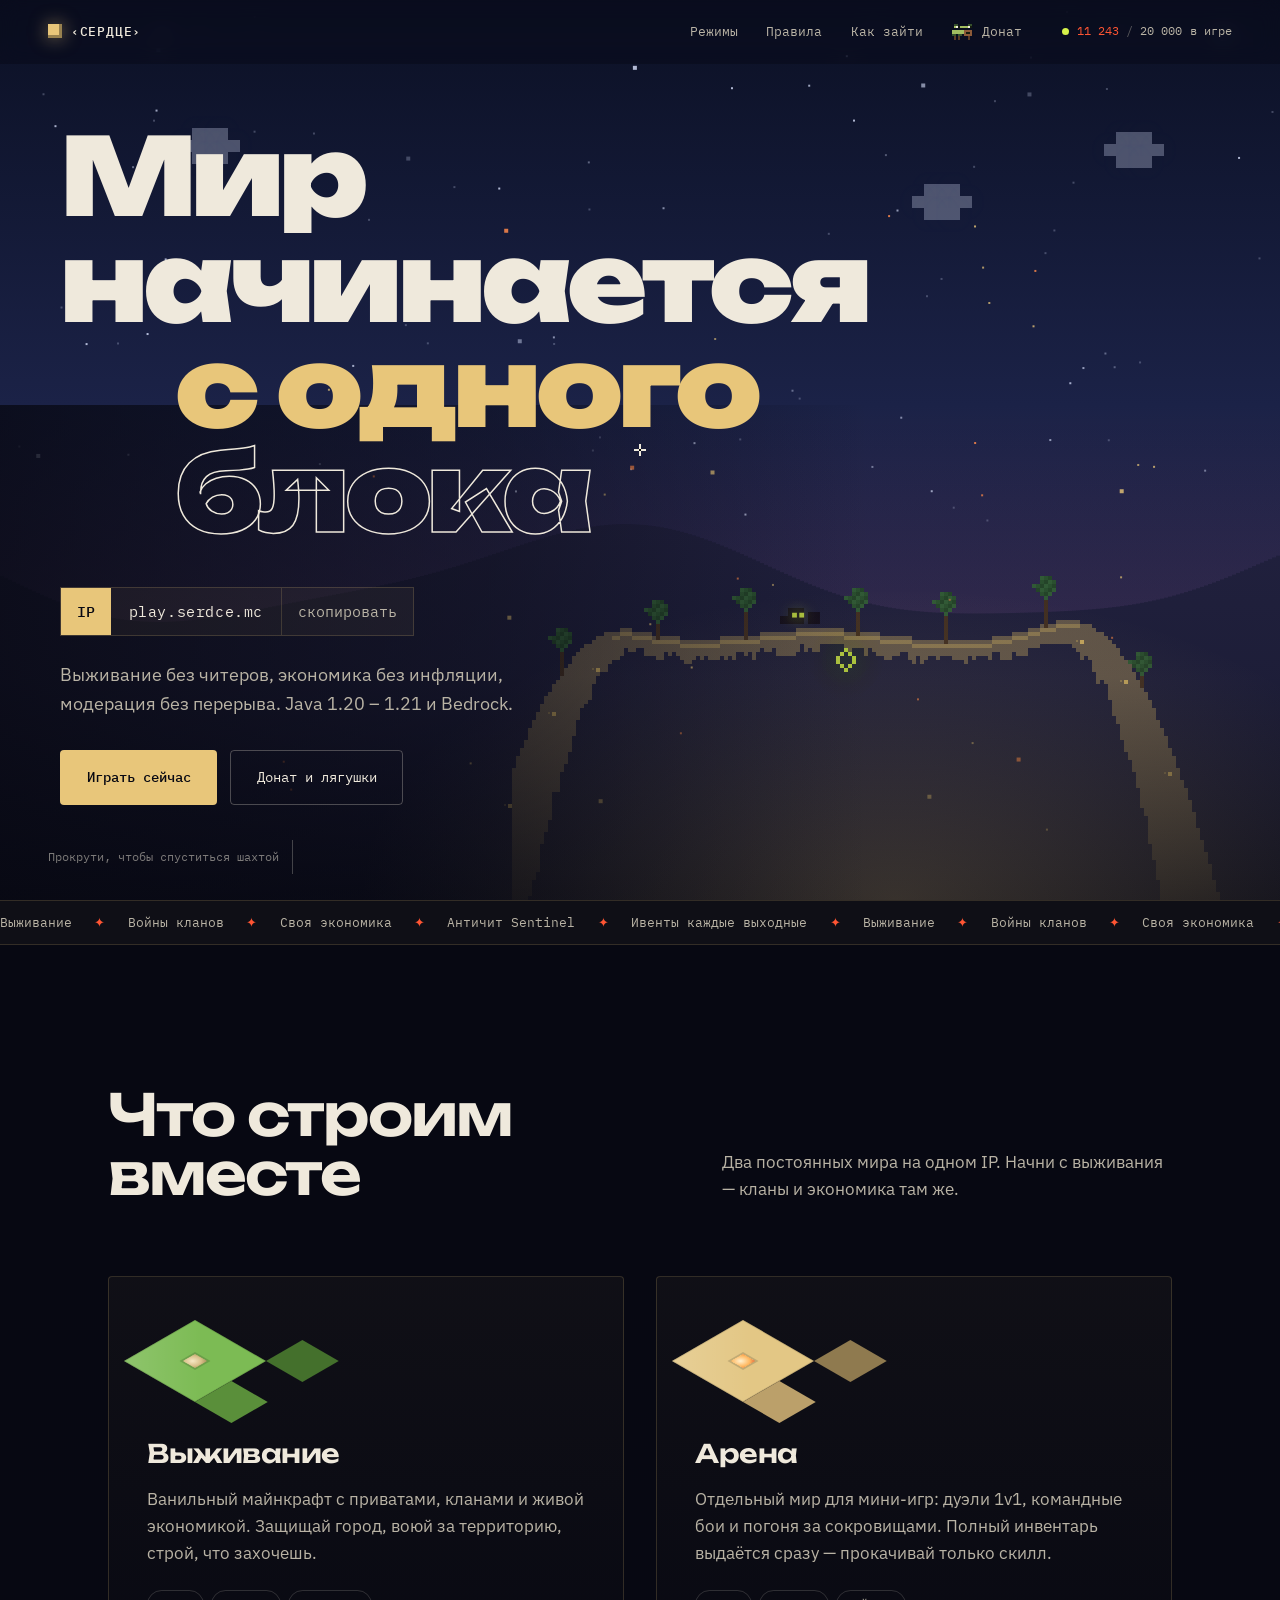
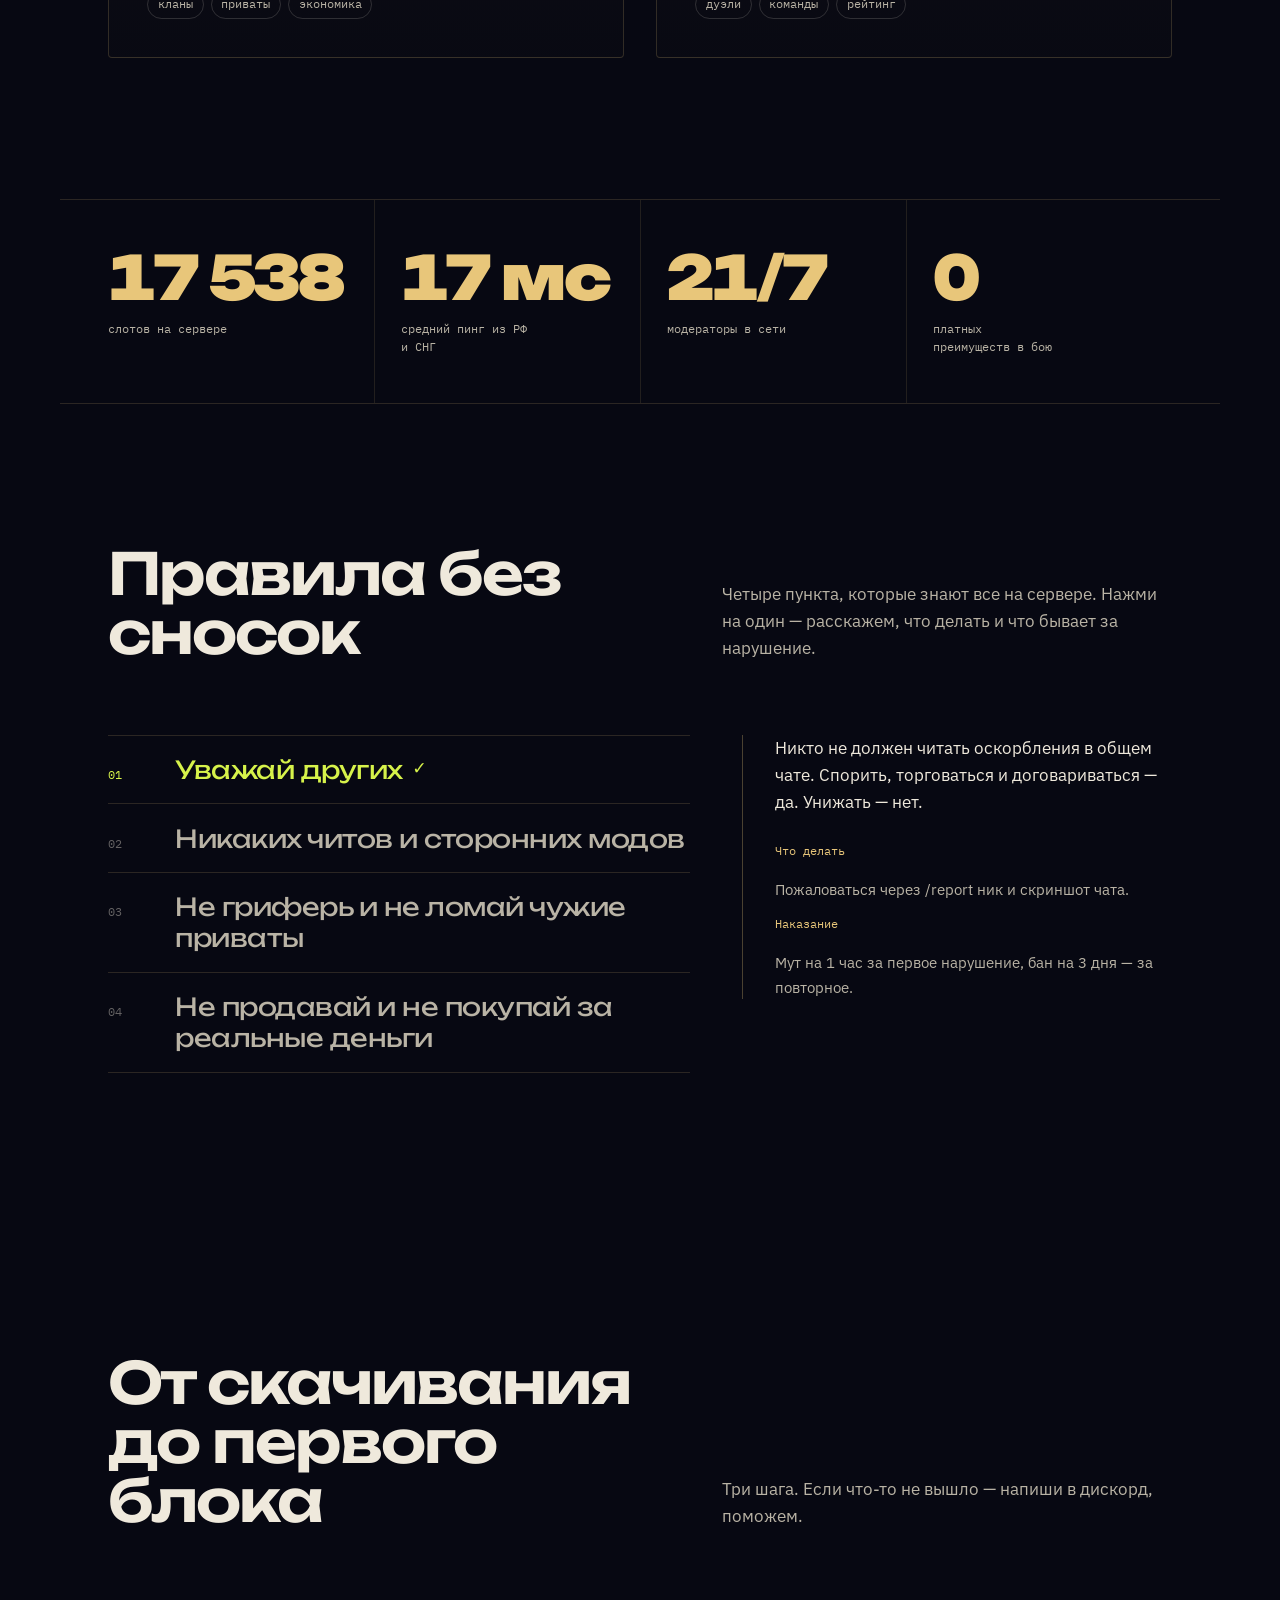
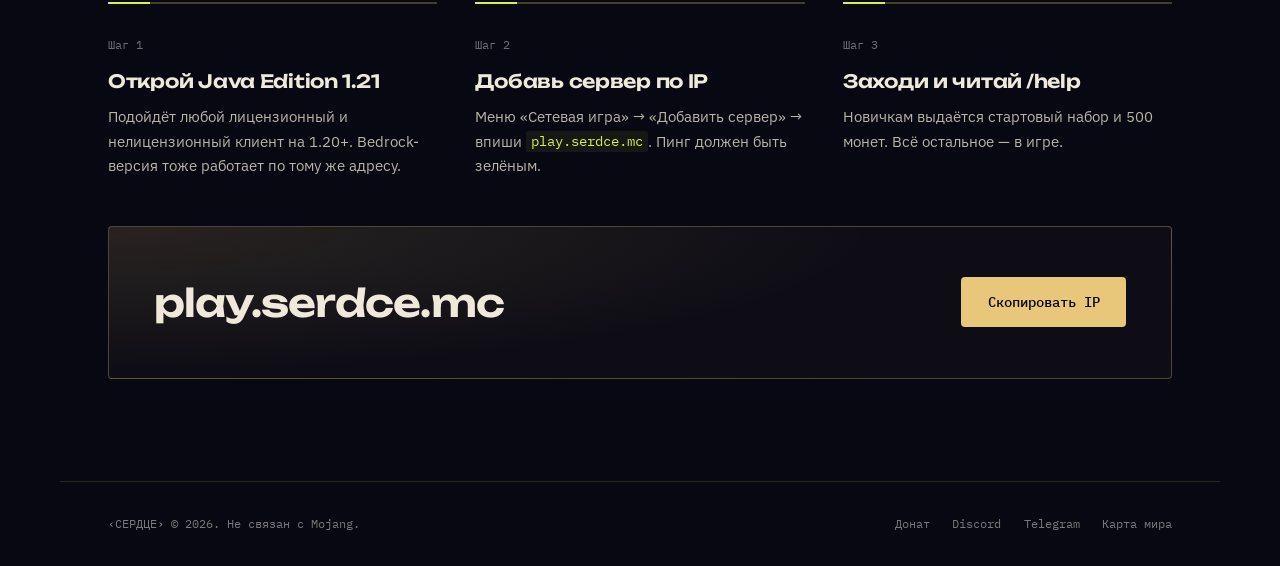
<file: index.html>
<!DOCTYPE html>
<html lang="ru">
<head>
<meta charset="utf-8">
<meta name="viewport" content="width=device-width, initial-scale=1">
<title>СЕРДЦЕ — сервер Minecraft</title>
<meta name="description" content="Майнкрафт-сервер с нулевым лагом: выживание, войны кланов, экономика и модерация 24/7. Заходи в игру за два клика.">
<link rel="preconnect" href="https://fonts.googleapis.com">
<link rel="preconnect" href="https://fonts.gstatic.com" crossorigin>
<link href="https://fonts.googleapis.com/css2?family=Unbounded:wght@400;600;900&family=IBM+Plex+Mono:wght@400;500&family=IBM+Plex+Sans:wght@400;500;600&display=swap" rel="stylesheet">
<link rel="stylesheet" href="styles.css">
<link rel="stylesheet" href="transition.css">
</head>
<body data-page="home">

<!-- курсор-прицел -->
<div class="reticle" aria-hidden="true"><i></i><i></i></div>

<header class="nav">
  <a class="brand" href="#top">
    <span class="brand-cube" aria-hidden="true"></span>
    <span>‹СЕРДЦЕ›</span>
  </a>
  <nav aria-label="Основная навигация">
    <a href="#modes">Режимы</a>
    <a href="#rules">Правила</a>
    <a href="#join">Как зайти</a>
    <a class="nav-donate" href="donate.html">
      <span class="nav-donate-frog" aria-hidden="true">
        <svg viewBox="0 0 11 9" shape-rendering="crispEdges">
          <path fill="#36502c" d="M1 1h2v1H1zM8 1h2v1H8z"/>
          <path fill="#a2bd60" d="M1 2h8v1H1zM0 4h8v2H0z"/>
          <path fill="#8c5a38" d="M6 4h4v3H6z"/>
          <path fill="#f4efe2" d="M2 2h1v1H2zM8 2h1v1H8z"/>
          <path fill="#161c0e" d="M3 2h1v1H3zM9 2h1v1H9z"/>
          <path fill="#161c0e" d="M7 5h2v1H7z"/>
          <path fill="#36502c" d="M3 6h2v1H3zM0 6h2v1H0z"/>
          <path fill="#5c3b24" d="M1 7h1v2H1zM3 7h1v2H3zM8 7h1v2H8z"/>
        </svg>
      </span>
      Донат
    </a>
  </nav>
  <div class="status" title="IP: play.serdce.mc">
    <span class="dot" aria-hidden="true"></span>
    <span data-online>—</span> в игре
  </div>
</header>

<main id="top">

  <!-- ГЕРОЙ: пиксельный мир над обрывом -->
  <section class="hero">
    <canvas id="world" aria-hidden="true"></canvas>
    <div class="hero-fog" aria-hidden="true"></div>

    <div class="hero-content">
      <h1 class="hero-title">
        <span class="line" style="--i:0">Мир</span>
        <span class="line" style="--i:1">начинается</span>
        <span class="line" style="--i:2">с одного</span>
        <span class="line" style="--i:3">блока</span>
      </h1>

      <div class="ip-row" data-copy="play.serdce.mc" tabindex="0" role="button" aria-label="Скопировать IP-адрес сервера">
        <span class="ip-label">IP</span>
        <span class="ip-value">play.serdce.mc</span>
        <span class="ip-copy">скопировать</span>
      </div>

      <p class="hero-sub" data-anim="up" style="--d:.9s">
        Выживание без читеров, экономика без инфляции, модерация без перерыва.
        Java 1.20 – 1.21 и Bedrock.
      </p>

      <div class="hero-actions" data-anim="up" style="--d:1.05s">
        <a class="btn btn-solid" href="#join">Играть сейчас</a>
        <a class="btn btn-line" href="donate.html" data-frog-link>Донат и лягушки</a>
      </div>
    </div>

    <div class="scroll-hint" aria-hidden="true">
      <span>Прокрути, чтобы спуститься шахтой</span>
      <i></i>
    </div>
  </section>

  <!-- БЕГУЩАЯ СТРОКА -->
  <div class="ticker" aria-hidden="true">
    <div class="ticker-track">
      <span>Выживание</span><b>✦</b><span>Войны кланов</span><b>✦</b><span>Своя экономика</span><b>✦</b><span>Античит Sentinel</span><b>✦</b><span>Ивенты каждые выходные</span><b>✦</b>
      <span>Выживание</span><b>✦</b><span>Войны кланов</span><b>✦</b><span>Своя экономика</span><b>✦</b><span>Античит Sentinel</span><b>✦</b><span>Ивенты каждые выходные</span><b>✦</b>
    </div>
  </div>

  <!-- РЕЖИМЫ: изометрические тайлы -->
  <section id="modes" class="section modes">
    <header class="section-head">
      <h2 data-reveal>Что строим вместе</h2>
      <p data-reveal style="--d:.1s">Два постоянных мира на одном IP. Начни с выживания — кланы и экономика там же.</p>
    </header>

    <div class="modes-grid">
      <article class="mode" data-reveal>
        <div class="iso" aria-hidden="true"><div class="iso-top"></div><div class="iso-left"></div><div class="iso-right"></div></div>
        <h3>Выживание</h3>
        <p>Ванильный майнкрафт с приватами, кланами и живой экономикой. Защищай город, воюй за территорию, строй, что захочешь.</p>
        <ul class="chips"><li>кланы</li><li>приваты</li><li>экономика</li></ul>
      </article>

      <article class="mode" data-reveal style="--d:.12s">
        <div class="iso iso-sand" aria-hidden="true"><div class="iso-top"></div><div class="iso-left"></div><div class="iso-right"></div></div>
        <h3>Арена</h3>
        <p>Отдельный мир для мини-игр: дуэли 1v1, командные бои и погоня за сокровищами. Полный инвентарь выдаётся сразу — прокачивай только скилл.</p>
        <ul class="chips"><li>дуэли</li><li>команды</li><li>рейтинг</li></ul>
      </article>
    </div>
  </section>

  <!-- ЦИФРЫ -->
  <section class="stats" aria-label="Сервер в цифрах">
    <div class="stat" data-reveal>
      <div class="stat-num" data-count="20000" data-format="space" data-suffix="">0</div>
      <div class="stat-cap">слотов на сервере</div>
    </div>
    <div class="stat" data-reveal style="--d:.1s">
      <div class="stat-num" data-count="19" data-suffix=" мс">0</div>
      <div class="stat-cap">средний пинг из РФ и СНГ</div>
    </div>
    <div class="stat" data-reveal style="--d:.2s">
      <div class="stat-num" data-count="24" data-suffix="/7">0</div>
      <div class="stat-cap">модераторы в сети</div>
    </div>
    <div class="stat" data-reveal style="--d:.3s">
      <div class="stat-num" data-count="0" data-suffix="">0</div>
      <div class="stat-cap">платных преимуществ в бою</div>
    </div>
  </section>

  <!-- ПРАВИЛА: переключатель -->
  <section id="rules" class="section rules">
    <header class="section-head">
      <h2 data-reveal>Правила без сносок</h2>
      <p data-reveal style="--d:.1s">Четыре пункта, которые знают все на сервере. Нажми на один — расскажем, что делать и что бывает за нарушение.</p>
    </header>

    <div class="rule-layout">
      <div class="rule-list" role="tablist" aria-orientation="vertical">
        <button class="rule" role="tab" aria-selected="true" aria-controls="rp-1" id="rt-1">
          <span class="rule-no">01</span><span class="rule-t">Уважай других</span>
        </button>
        <button class="rule" role="tab" aria-selected="false" aria-controls="rp-2" id="rt-2" tabindex="-1">
          <span class="rule-no">02</span><span class="rule-t">Никаких читов и сторонних модов</span>
        </button>
        <button class="rule" role="tab" aria-selected="false" aria-controls="rp-3" id="rt-3" tabindex="-1">
          <span class="rule-no">03</span><span class="rule-t">Не гриферь и не ломай чужие приваты</span>
        </button>
        <button class="rule" role="tab" aria-selected="false" aria-controls="rp-4" id="rt-4" tabindex="-1">
          <span class="rule-no">04</span><span class="rule-t">Не продавай и не покупай за реальные деньги</span>
        </button>
      </div>

      <div class="rule-panels">
        <div class="rule-panel is-active" role="tabpanel" id="rp-1" aria-labelledby="rt-1">
          <p>Никто не должен читать оскорбления в общем чате. Спорить, торговаться и договариваться — да. Унижать — нет.</p>
          <dl>
            <dt>Что делать</dt><dd>Пожаловаться через /report ник и скриншот чата.</dd>
            <dt>Наказание</dt><dd>Мут на 1 час за первое нарушение, бан на 3 дня — за повторное.</dd>
          </dl>
        </div>
        <div class="rule-panel" role="tabpanel" id="rp-2" aria-labelledby="rt-2" hidden>
          <p>Античит Sentinel ловит киллауру, автокликер и X-Ray автоматически. Разрешены только миникарта без пещер и оптимизаторы вроде Sodium.</p>
          <dl>
            <dt>Что делать</dt><dd>Сомневаешься в моде — проверь список в дискорде #mods.</dd>
            <dt>Наказание</dt><dd>Сброс инвентаря и бан на 30 дней, без возможности выкупа.</dd>
          </dl>
        </div>
        <div class="rule-panel" role="tabpanel" id="rp-3" aria-labelledby="rt-3" hidden>
          <p>Приват ставится командой /rg claim вокруг дома. Всё, что вне привата, — общая земля: там можно строить и ломать.</p>
          <dl>
            <dt>Что делать</dt><dd>Обнаружил взлом привата — /report grif и фото координат.</dd>
            <dt>Наказание</dt><dd>Возврат ресурсов постройки и бан от 7 дней.</dd>
          </dl>
        </div>
        <div class="rule-panel" role="tabpanel" id="rp-4" aria-labelledby="rt-4" hidden>
          <p>Внутриигровая валюта — только внутренние монеты. Продажа аккаунтов, алмазов и привилегий за деньги запрещена в обоих направлениях.</p>
          <dl>
            <dt>Что делать</dt><dd>Обмен вещами между игроками — всегда через /trade.</dd>
            <dt>Наказание</dt><dd>Изъятие предметов и бессрочный бан при попытке продажи.</dd>
          </dl>
        </div>
      </div>
    </div>
  </section>

  <!-- КАК ЗАЙТИ -->
  <section id="join" class="section join">
    <header class="section-head">
      <h2 data-reveal>От скачивания до первого блока</h2>
      <p data-reveal style="--d:.1s">Три шага. Если что-то не вышло — напиши в дискорд, поможем.</p>
    </header>

    <ol class="steps">
      <li data-reveal>
        <span class="step-no">Шаг 1</span>
        <h3>Открой Java Edition 1.21</h3>
        <p>Подойдёт любой лицензионный и нелицензионный клиент на 1.20+. Bedrock-версия тоже работает по тому же адресу.</p>
      </li>
      <li data-reveal style="--d:.12s">
        <span class="step-no">Шаг 2</span>
        <h3>Добавь сервер по IP</h3>
        <p>Меню «Сетевая игра» → «Добавить сервер» → впиши <code>play.serdce.mc</code>. Пинг должен быть зелёным.</p>
      </li>
      <li data-reveal style="--d:.24s">
        <span class="step-no">Шаг 3</span>
        <h3>Заходи и читай /help</h3>
        <p>Новичкам выдаётся стартовый набор и 500 монет. Всё остальное — в игре.</p>
      </li>
    </ol>

    <div class="join-cta" data-reveal>
      <code class="ip-big">play.serdce.mc</code>
      <button class="btn btn-solid" data-copy="play.serdce.mc">Скопировать IP</button>
    </div>
  </section>
</main>

<footer class="foot">
  <div>‹СЕРДЦЕ› © 2026. Не связан с Mojang.</div>
  <div class="foot-links">
    <a href="donate.html" data-frog-link>Донат</a>
    <a href="#">Discord</a>
    <a href="#">Telegram</a>
    <a href="#">Карта мира</a>
  </div>
</footer>

<div class="toast" role="status" aria-live="polite">IP скопирован</div>

<script src="vendor/shot.js"></script>
<script src="main.js"></script>
<script src="transition.js"></script>
</body>
</html>
</file>
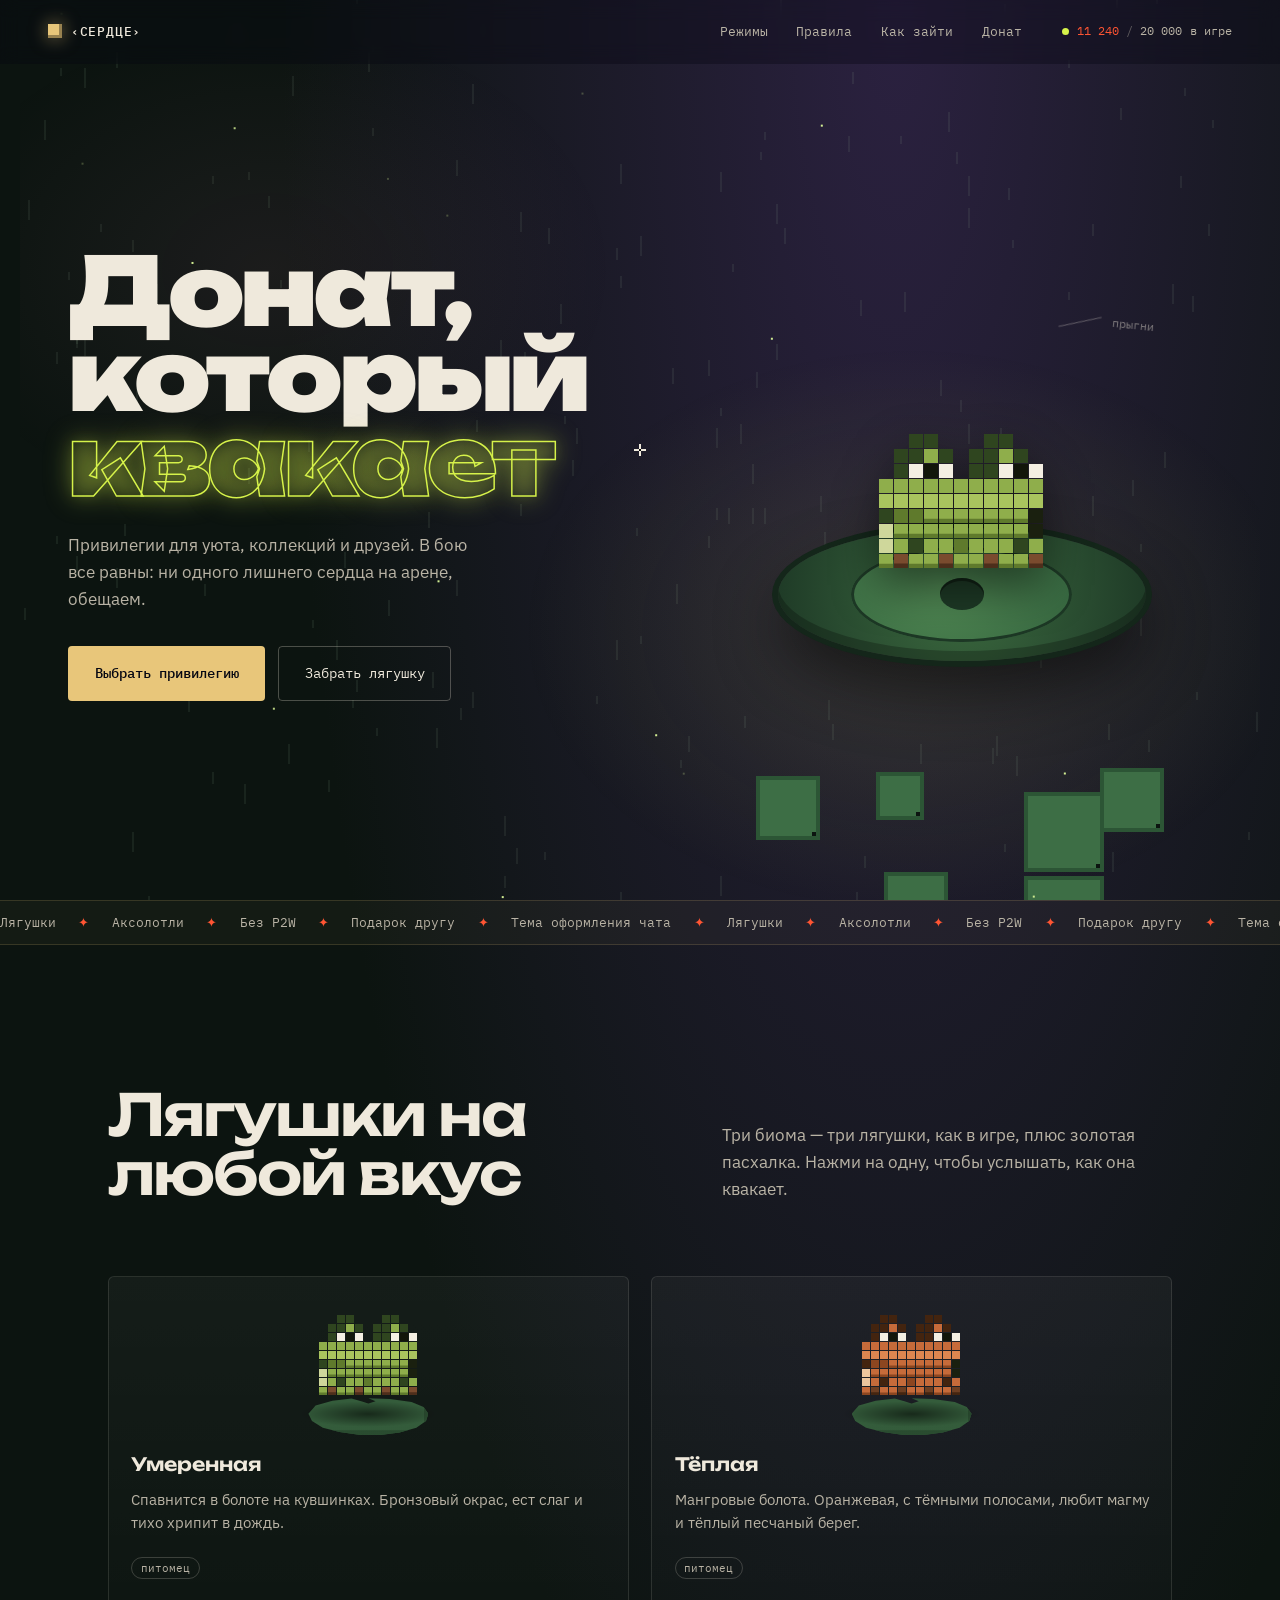
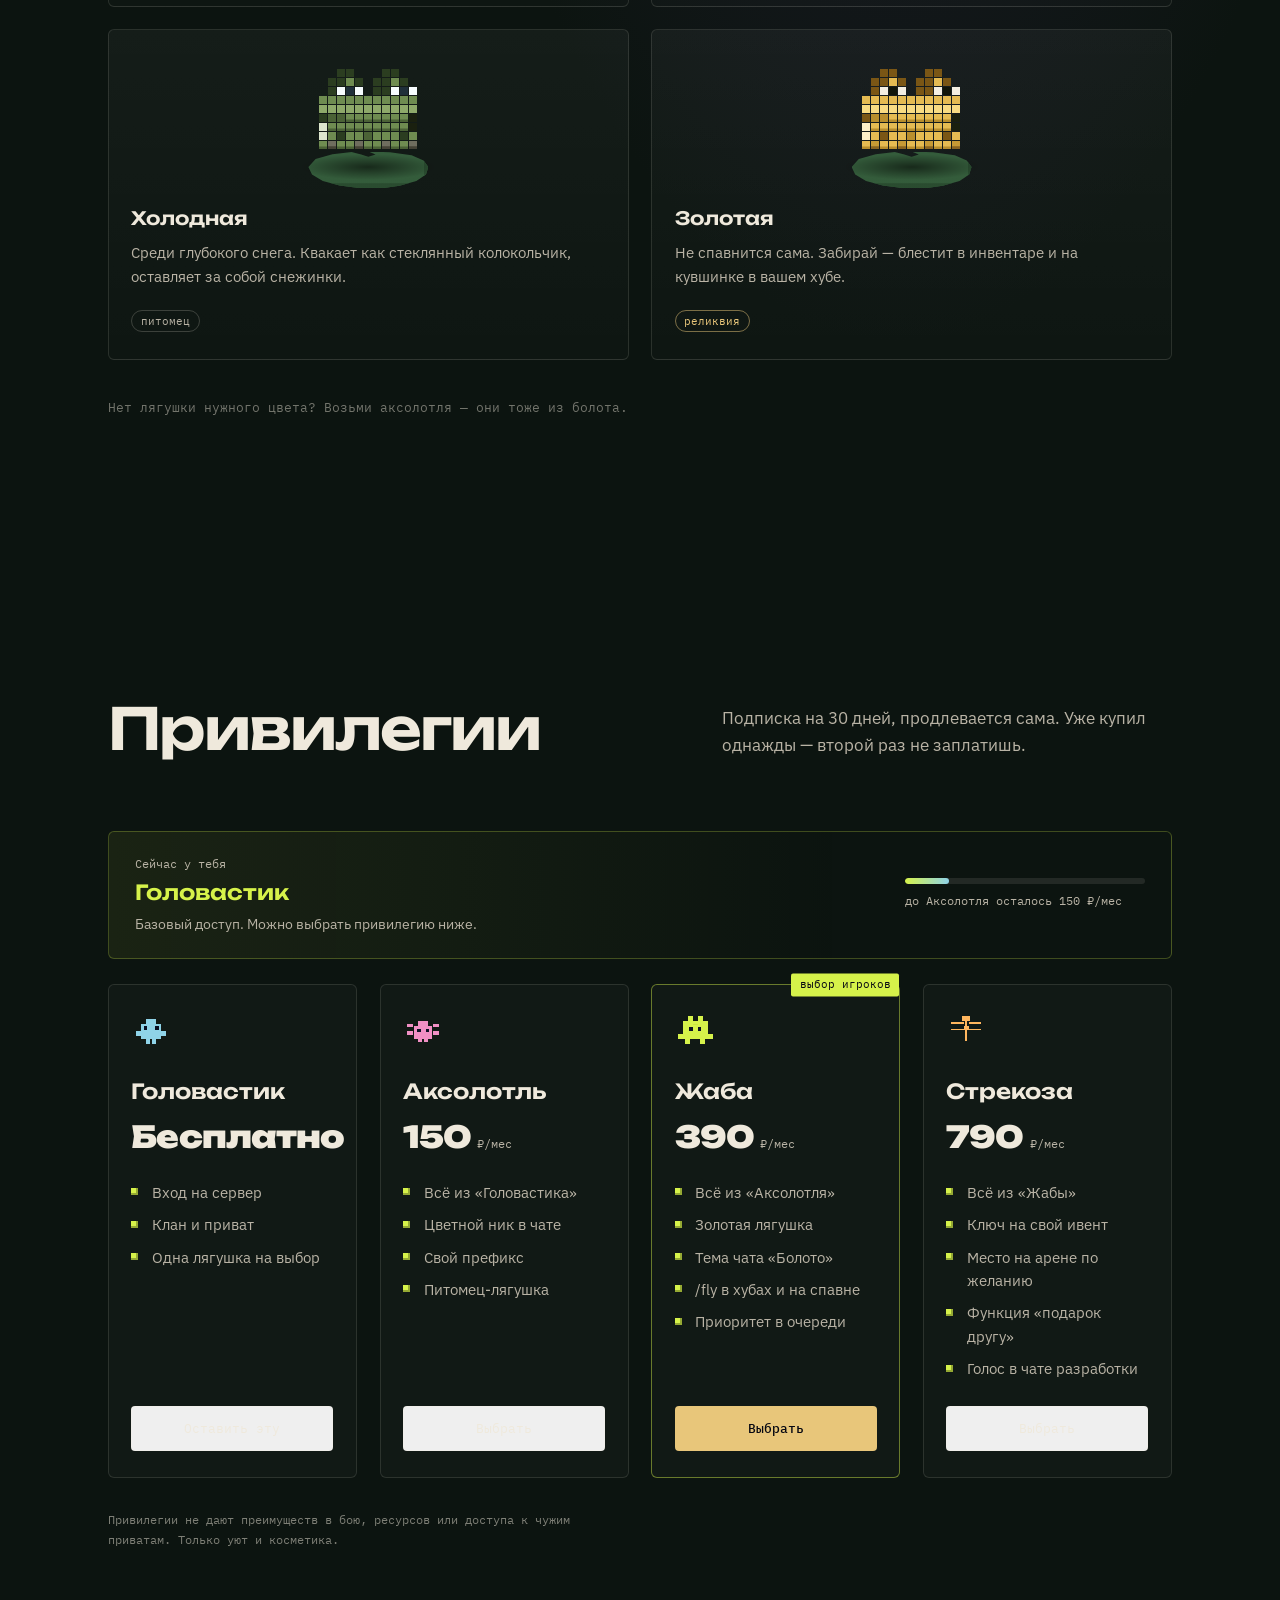
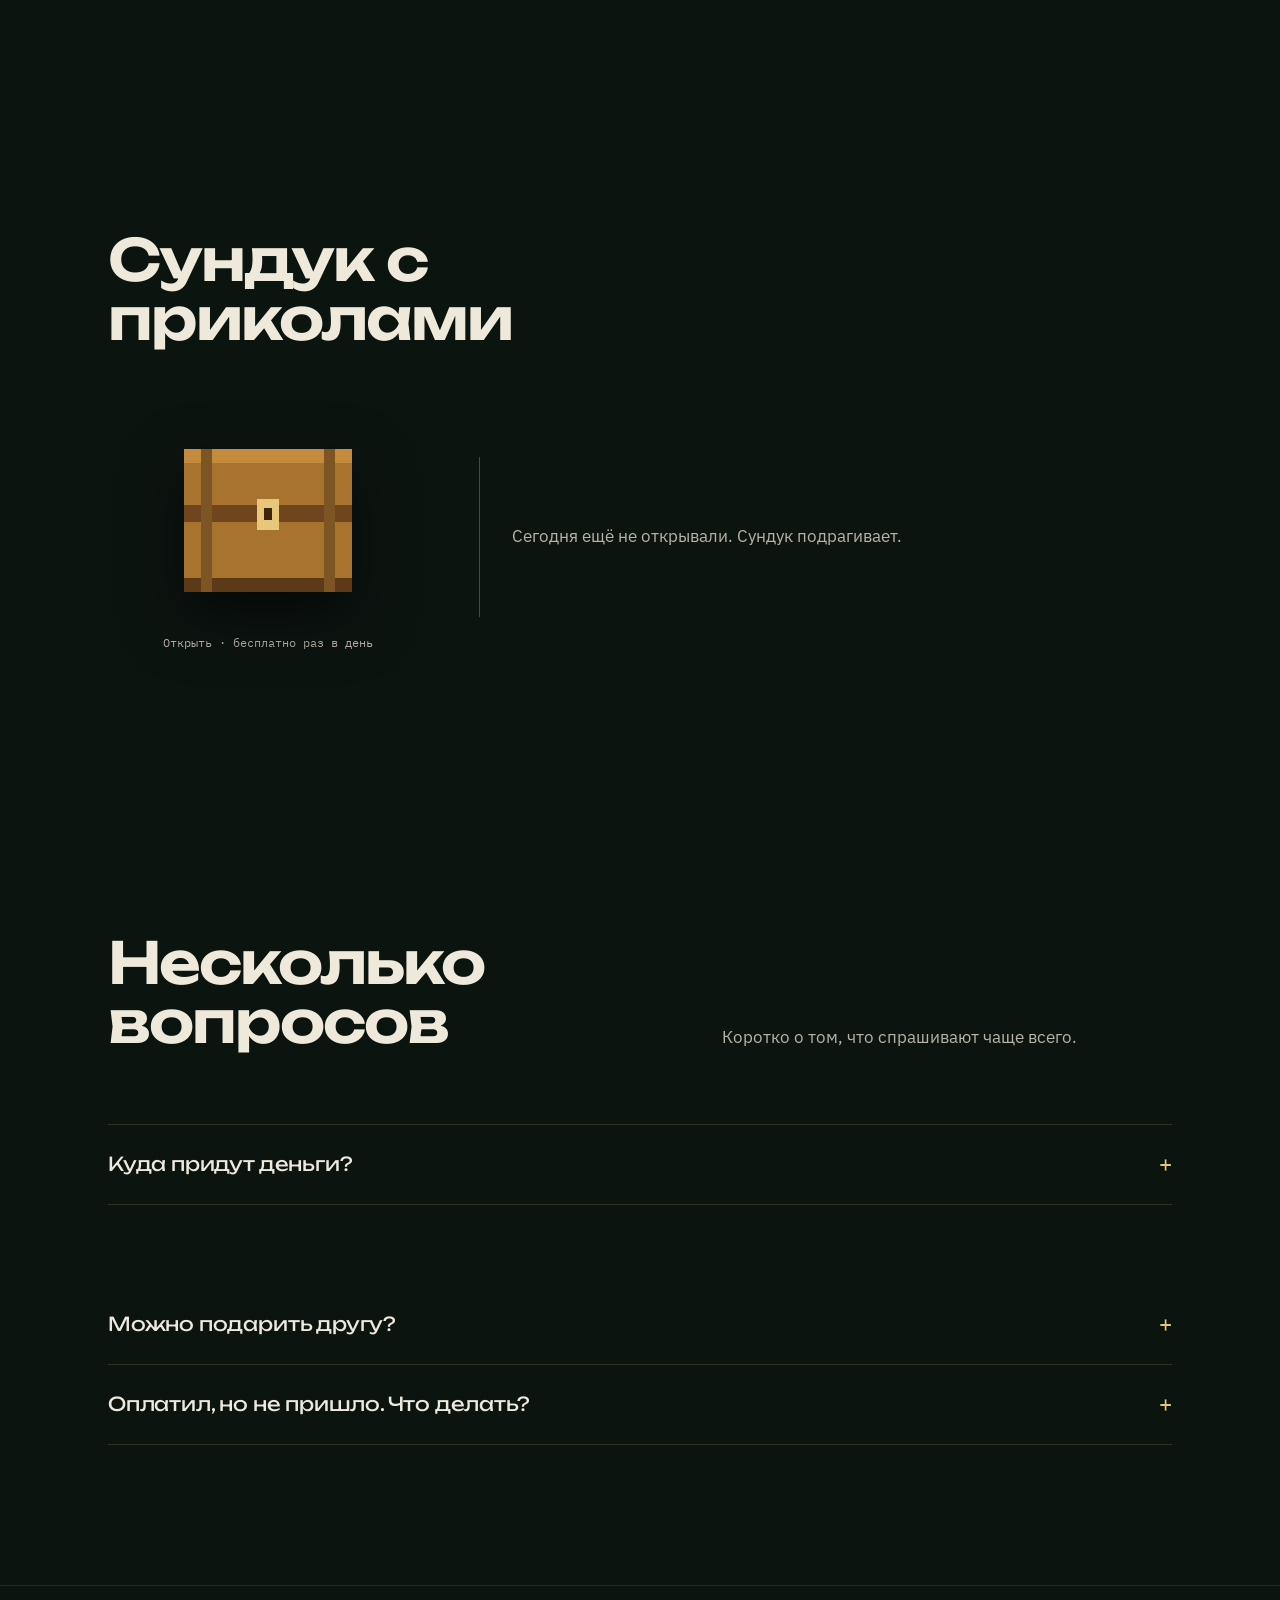
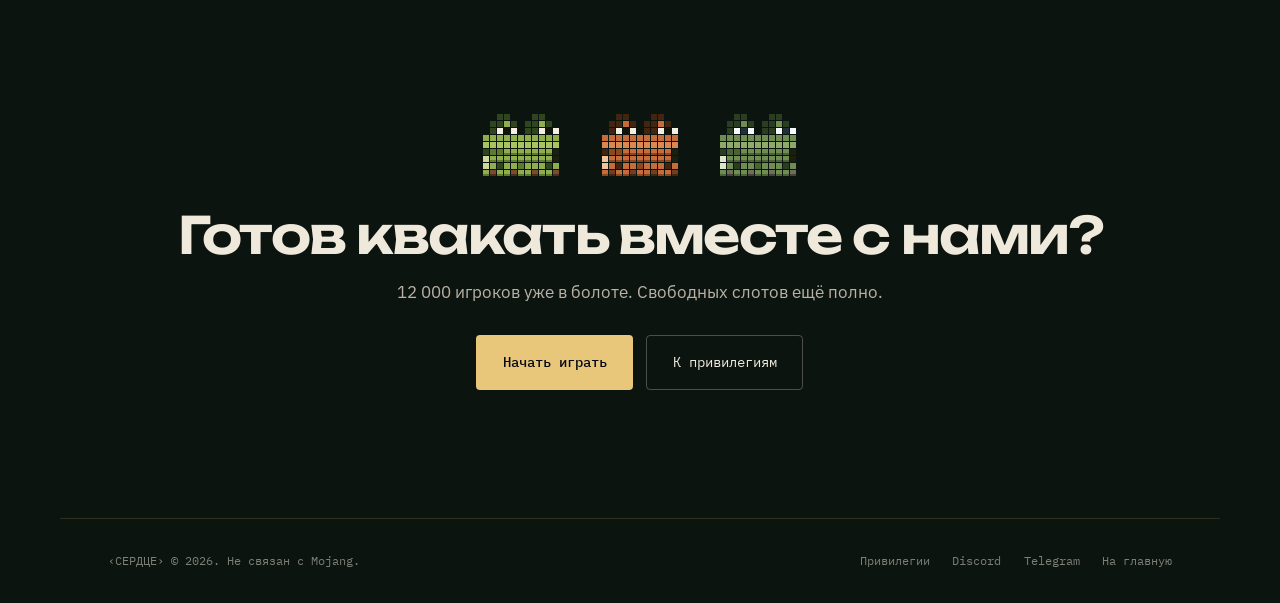
<file: donate.html>
<!DOCTYPE html>
<html lang="ru">
<head>
<meta charset="utf-8">
<meta name="viewport" content="width=device-width, initial-scale=1">
<title>Донат — СЕРДЦЕ</title>
<meta name="description" content="Привилегии и подарки для сервера СЕРДЦЕ: лягушки, аксолотли и кое-что из сундука. Без преимуществ в бою.">
<link rel="preconnect" href="https://fonts.googleapis.com">
<link rel="preconnect" href="https://fonts.gstatic.com" crossorigin>
<link href="https://fonts.googleapis.com/css2?family=Unbounded:wght@400;600;900&family=IBM+Plex+Mono:wght@400;500&family=IBM+Plex+Sans:wght@400;500;600&display=swap" rel="stylesheet">
<link rel="stylesheet" href="styles.css">
<link rel="stylesheet" href="transition.css">
<link rel="stylesheet" href="frog.css">
<link rel="stylesheet" href="donate.css">
</head>
<body class="page-donate" data-page="donate">

<div class="reticle" aria-hidden="true"><i></i><i></i></div>

<header class="nav">
  <a class="brand" href="index.html">
    <span class="brand-cube" aria-hidden="true"></span>
    <span>‹СЕРДЦЕ›</span>
  </a>
  <nav aria-label="Основная навигация">
    <a href="index.html#modes">Режимы</a>
    <a href="index.html#rules">Правила</a>
    <a href="index.html#join">Как зайти</a>
    <a href="donate.html" aria-current="page">Донат</a>
  </nav>
  <div class="status" title="IP: play.serdce.mc">
    <span class="dot" aria-hidden="true"></span>
    <span data-online>—</span> в игре
  </div>
</header>

<main id="top">

  <!-- ГЕРОЙ ДОНАТА -->
  <section class="dhero">
    <div class="dhero-glow" aria-hidden="true"></div>
    <canvas id="swamp" aria-hidden="true"></canvas>

    <div class="dhero-inner">
      <h1 class="dhero-title" data-anim="up" style="--d:.1s">Донат,<br>который<br><span>квакает</span></h1>
      <p class="dhero-sub" data-anim="up" style="--d:.25s">
        Привилегии для уюта, коллекций и друзей. В бою все равны:
        ни одного лишнего сердца на арене, обещаем.
      </p>
      <div class="hero-actions" data-anim="up" style="--d:.4s">
        <a class="btn btn-solid" href="#ranks">Выбрать привилегию</a>
        <a class="btn btn-line" href="#frogs">Забрать лягушку</a>
      </div>
    </div>

    <div class="mascot" id="mascotStage" tabindex="0" role="button" aria-label="Пиксельная лягушка из Майнкрафта на кувшинке. Нажмите, чтобы она прыгнула и квакнула">
      <div class="pad" aria-hidden="true"></div>
      <div class="mc-frog mc-frog-xl" data-variant="temperate" data-flip aria-hidden="true"></div>
      <div class="codepoint">прыгни</div>
    </div>
  </section>

  <div class="ticker" aria-hidden="true">
    <div class="ticker-track">
      <span>Лягушки</span><b>✦</b><span>Аксолотли</span><b>✦</b><span>Без P2W</span><b>✦</b><span>Подарок другу</span><b>✦</b><span>Тема оформления чата</span><b>✦</b>
      <span>Лягушки</span><b>✦</b><span>Аксолотли</span><b>✦</b><span>Без P2W</span><b>✦</b><span>Подарок другу</span><b>✦</b><span>Тема оформления чата</span><b>✦</b>
    </div>
  </div>

  <!-- ЛЯГУШКИ -->
  <section id="frogs" class="section frogs">
    <header class="section-head">
      <h2 data-reveal>Лягушки на любой вкус</h2>
      <p data-reveal style="--d:.1s">Три биома — три лягушки, как в игре, плюс золотая пасхалка. Нажми на одну, чтобы услышать, как она квакает.</p>
    </header>

    <div class="frog-grid">
      <button class="frog-card" data-variant="temperate" data-frog data-croak="low" data-reveal>
        <div class="frog-scene" aria-hidden="true">
          <div class="mc-frog" data-variant="temperate"></div>
          <div class="mc-pad" aria-hidden="true"></div>
        </div>
        <h3>Умеренная</h3>
        <p>Спавнится в болоте на кувшинках. Бронзовый окрас, ест слаг и тихо хрипит в дождь.</p>
        <span class="frog-tag">питомец</span>
      </button>

      <button class="frog-card" data-variant="warm" data-frog data-croak="mid" data-reveal style="--d:.1s">
        <div class="frog-scene" aria-hidden="true">
          <div class="mc-frog" data-variant="warm"></div>
          <div class="mc-pad" aria-hidden="true"></div>
        </div>
        <h3>Тёплая</h3>
        <p>Мангровые болота. Оранжевая, с тёмными полосами, любит магму и тёплый песчаный берег.</p>
        <span class="frog-tag">питомец</span>
      </button>

      <button class="frog-card" data-variant="cold" data-frog data-croak="high" data-reveal style="--d:.2s">
        <div class="frog-scene" aria-hidden="true">
          <div class="mc-frog" data-variant="cold"></div>
          <div class="mc-pad" aria-hidden="true"></div>
        </div>
        <h3>Холодная</h3>
        <p>Среди глубокого снега. Квакает как стеклянный колокольчик, оставляет за собой снежинки.</p>
        <span class="frog-tag">питомец</span>
      </button>

      <button class="frog-card" data-variant="gold" data-frog data-croak="gold" data-reveal style="--d:.3s">
        <div class="frog-scene" aria-hidden="true">
          <div class="mc-frog" data-variant="gold"></div>
          <div class="mc-pad" aria-hidden="true"></div>
        </div>
        <h3>Золотая</h3>
        <p>Не спавнится сама. Забирай — блестит в инвентаре и на кувшинке в вашем хубе.</p>
        <span class="frog-tag tag-gold">реликвия</span>
      </button>
    </div>

    <p class="frog-caption" data-reveal>Нет лягушки нужного цвета? Возьми аксолотля — они тоже из болота.</p>
  </section>

  <!-- ПРИВИЛЕГИИ -->
  <section id="ranks" class="section ranks">
    <header class="section-head">
      <h2 data-reveal>Привилегии</h2>
      <p data-reveal style="--d:.1s">Подписка на 30 дней, продлевается сама. Уже купил однажды — второй раз не заплатишь.</p>
    </header>

    <div class="membership" data-reveal>
      <div class="membership-left">
        <span class="membership-label">Сейчас у тебя</span>
        <span class="membership-rank" data-rank>Головастик</span>
        <span class="membership-note" data-rank-note>Базовый доступ. Можно выбрать привилегию ниже.</span>
      </div>
      <div class="membership-progress" aria-hidden="true">
        <div class="membership-bar"><i data-rank-bar style="width: 18%"></i></div>
        <span class="membership-step" data-rank-step>до Аксолотля осталось 150 ₽/мес</span>
      </div>
    </div>

    <div class="rank-grid">
      <article class="rank" data-rank-card="Головастик" data-price="0" data-accent="#8fd3e8" data-reveal>
        <div class="rank-icon" aria-hidden="true">
          <svg viewBox="0 0 32 32" shape-rendering="crispEdges"><rect x="12" y="6" width="8" height="4"/><rect x="8" y="10" width="16" height="12"/><rect x="4" y="16" width="4" height="4"/><rect x="24" y="16" width="4" height="4"/><rect x="10" y="12" width="3" height="3" fill="#0b1024"/><rect x="19" y="12" width="3" height="3" fill="#0b1024"/><rect x="12" y="22" width="3" height="4"/><rect x="17" y="22" width="3" height="4"/></svg>
        </div>
        <h3>Головастик</h3>
        <div class="price">Бесплатно</div>
        <ul class="perks">
          <li>Вход на сервер</li>
          <li>Клан и приват</li>
          <li>Одна лягушка на выбор</li>
        </ul>
        <button class="btn btn-line rank-btn" data-pick>Оставить эту</button>
      </article>

      <article class="rank" data-rank-card="Аксолотль" data-price="150" data-accent="#f08fc4" data-reveal style="--d:.08s">
        <div class="rank-icon" aria-hidden="true">
          <svg viewBox="0 0 32 32" shape-rendering="crispEdges"><rect x="12" y="8" width="8" height="4"/><rect x="9" y="12" width="14" height="10"/><rect x="3" y="10" width="5" height="3"/><rect x="24" y="10" width="5" height="3"/><rect x="3" y="16" width="5" height="3"/><rect x="24" y="16" width="5" height="3"/><rect x="11" y="14" width="3" height="3" fill="#0b1024"/><rect x="18" y="14" width="3" height="3" fill="#0b1024"/><rect x="12" y="22" width="3" height="3"/><rect x="17" y="22" width="3" height="3"/></svg>
        </div>
        <h3>Аксолотль</h3>
        <div class="price">150 <small>₽/мес</small></div>
        <ul class="perks">
          <li>Всё из «Головастика»</li>
          <li>Цветной ник в чате</li>
          <li>Свой префикс</li>
          <li>Питомец-лягушка</li>
        </ul>
        <button class="btn btn-line rank-btn" data-pick>Выбрать</button>
      </article>

      <article class="rank rank-featured" data-rank-card="Жаба" data-price="390" data-accent="#d6f24a" data-reveal style="--d:.16s">
        <span class="rank-badge">выбор игроков</span>
        <div class="rank-icon" aria-hidden="true">
          <svg viewBox="0 0 32 32" shape-rendering="crispEdges"><rect x="10" y="4" width="4" height="4"/><rect x="18" y="4" width="4" height="4"/><rect x="6" y="8" width="20" height="14"/><rect x="2" y="18" width="4" height="4"/><rect x="26" y="18" width="4" height="4"/><rect x="11" y="13" width="3" height="3" fill="#0b1024"/><rect x="18" y="13" width="3" height="3" fill="#0b1024"/><rect x="8" y="22" width="4" height="4"/><rect x="20" y="22" width="4" height="4"/><rect x="14" y="10" width="4" height="1" fill="#c9e542"/></svg>
        </div>
        <h3>Жаба</h3>
        <div class="price">390 <small>₽/мес</small></div>
        <ul class="perks">
          <li>Всё из «Аксолотля»</li>
          <li>Золотая лягушка</li>
          <li>Тема чата «Болото»</li>
          <li>/fly в хубах и на спавне</li>
          <li>Приоритет в очереди</li>
        </ul>
        <button class="btn btn-solid rank-btn" data-pick>Выбрать</button>
      </article>

      <article class="rank" data-rank-card="Стрекоза" data-price="790" data-accent="#ffb65e" data-reveal style="--d:.24s">
        <div class="rank-icon" aria-hidden="true">
          <svg viewBox="0 0 32 32" shape-rendering="crispEdges"><rect x="15" y="8" width="2" height="16"/><rect x="13" y="4" width="6" height="4"/><rect x="4" y="9" width="10" height="1"/><rect x="18" y="9" width="10" height="1"/><rect x="4" y="14" width="10" height="1"/><rect x="18" y="14" width="10" height="1"/><rect x="14" y="12" width="4" height="3"/></svg>
        </div>
        <h3>Стрекоза</h3>
        <div class="price">790 <small>₽/мес</small></div>
        <ul class="perks">
          <li>Всё из «Жабы»</li>
          <li>Ключ на свой ивент</li>
          <li>Место на арене по желанию</li>
          <li>Функция «подарок другу»</li>
          <li>Голос в чате разработки</li>
        </ul>
        <button class="btn btn-line rank-btn" data-pick>Выбрать</button>
      </article>
    </div>
    <p class="rank-note" data-reveal>Привилегии не дают преимуществ в бою, ресурсов или доступа к чужим приватам. Только уют и косметика.</p>
  </section>

  <!-- СУНДУК ПОДАРКОВ -->
  <section id="chest" class="section chest-section">
    <header class="section-head">
      <h2 data-reveal>Сундук с приколами</h2>
      <p data-reveal style="--d:.1s">Тяни раз в сутки бесплатно. Внутри — мелочи, иногда лягушка, иногда ничего. Как в жизни.</p>
    </header>

    <div class="chest-wrap" data-reveal>
      <button class="chest" id="chestBtn" aria-describedby="chestResult">
        <svg class="chest-art" viewBox="0 0 160 140" aria-hidden="true" shape-rendering="crispEdges">
          <rect x="20" y="20" width="120" height="50" fill="#a8722f"/>
          <rect x="20" y="20" width="120" height="10" fill="#c48a3d"/>
          <rect x="20" y="60" width="120" height="12" fill="#6e451c"/>
          <rect x="20" y="72" width="120" height="50" fill="#a8722f"/>
          <rect x="20" y="112" width="120" height="10" fill="#5c3a17"/>
          <rect x="32" y="20" width="8" height="102" fill="#7d5424"/>
          <rect x="120" y="20" width="8" height="102" fill="#7d5424"/>
          <rect x="72" y="56" width="16" height="22" fill="#e8c67a"/>
          <rect x="77" y="62" width="6" height="9" fill="#3a260f"/>
        </svg>
        <span class="chest-hint">Открыть · бесплатно раз в день</span>
      </button>
      <div class="chest-out" id="chestResult" role="status" aria-live="polite">
        <p class="chest-idle">Сегодня ещё не открывали. Сундук подрагивает.</p>
      </div>
    </div>
  </section>

  <!-- КАК ОПЛАТИТЬ -->
  <section class="section faq">
    <header class="section-head">
      <h2 data-reveal>Несколько вопросов</h2>
      <p data-reveal style="--d:.1s">Коротко о том, что спрашивают чаще всего.</p>
    </header>
    <details data-reveal>
      <summary>Куда придут деньги?</summary>
      <p>Оплата проходит на внешнем сервисе, сервер не хранит данные карт. Привилегия выдаётся на ник, который вы указали при покупке, в течение двух минут.</p>
    </details>
    <details data-reveal style="--d:.06s">
      <summary>Привилегия даёт преимущества в бою?</summary>
      <p>Нет. Только косметика, уют и удобства вне PvP: цветной ник, темы чата, питомец. Предметы и брони за деньги не продаются.</p>
    </details>
    <details data-reveal style="--d:.12s">
      <summary>Можно подарить другу?</summary>
      <p>Да, начиная с привилегии «Стрекоза». Укажите его ник при покупке — подарок прилетит в его инвентарь.</p>
    </details>
    <details data-reveal style="--d:.18s">
      <summary>Оплатил, но не пришло. Что делать?</summary>
      <p>Напишите в дискорд канал #донат, приложите чек и ник. Отвечаем в течение часа и всё поправим.</p>
    </details>
  </section>

  <section class="final-cta">
    <div class="final-frogs" aria-hidden="true">
      <div class="mc-frog hop" data-variant="temperate"></div>
      <div class="mc-frog hop" data-variant="warm"></div>
      <div class="mc-frog hop" data-variant="cold"></div>
    </div>
    <h2 data-reveal>Готов квакать вместе с нами?</h2>
    <p data-reveal style="--d:.1s">12 000 игроков уже в болоте. Свободных слотов ещё полно.</p>
    <div class="hero-actions" data-reveal style="--d:.2s">
      <a class="btn btn-solid" href="index.html#join">Начать играть</a>
      <a class="btn btn-line" href="#ranks">К привилегиям</a>
    </div>
  </section>
</main>

<footer class="foot">
  <div>‹СЕРДЦЕ› © 2026. Не связан с Mojang.</div>
  <div class="foot-links">
    <a href="#ranks">Привилегии</a>
    <a href="#">Discord</a>
    <a href="#">Telegram</a>
    <a href="index.html">На главную</a>
  </div>
</footer>

<div class="toast" role="status" aria-live="polite">IP скопирован</div>

<script src="vendor/shot.js"></script>
<script src="frog.js"></script>
<script src="main.js"></script>
<script src="donate.js"></script>
<script src="transition.js"></script>
</body>
</html>
</file>
<file: styles.css>
/* ===========================================================
   СЕРДЦЕ — майнкрафт-сервер
   Палитра: ночное небо над обрывом, глаза моба, ртутный рассвет
   =========================================================== */

:root {
  --sky-top: #0b1024;
  --sky-mid: #1b2247;
  --sky-low: #41325a;
  --glow: #e8c67a;        /* ртутный рассвет */
  --glow-soft: #f3dfae;
  --ember: #ff5533;       /* неоновая лава */
  --eye: #d6f24a;         /* глаза существа в темноте */
  --ink: #070812;
  --paper: #efe9dc;
  --paper-dim: #b9b3a5;

  --font-display: "Unbounded", system-ui, sans-serif;
  --font-body: "IBM Plex Sans", system-ui, sans-serif;
  --font-mono: "IBM Plex Mono", ui-monospace, monospace;

  --edge: 1px solid rgba(232, 198, 122, .18);
  --radius: 4px;
  --ease: cubic-bezier(.22, .9, .24, 1);
}

* { box-sizing: border-box; }

html { scroll-behavior: smooth; }

body {
  margin: 0;
  background: var(--ink);
  color: var(--paper);
  font-family: var(--font-body);
  font-size: 17px;
  line-height: 1.6;
  -webkit-font-smoothing: antialiased;
  overflow-x: hidden;
}

a { color: inherit; }

::selection { background: var(--glow); color: var(--ink); }

:focus-visible {
  outline: 2px solid var(--eye);
  outline-offset: 4px;
}

/* ---------- курсор-прицел ---------- */
.reticle {
  position: fixed;
  inset: 0;
  pointer-events: none;
  z-index: 999;
  display: none;
}
.reticle i {
  position: absolute;
  left: 0; top: 0;
  background: var(--paper);
  width: 9px; height: 1px;
  transform: translate3d(var(--x, 0), var(--y, 0), 0);
  mix-blend-mode: difference;
  transition: width .25s var(--ease), height .25s var(--ease), background .25s;
}
.reticle i:nth-child(1) { width: 12px; height: 2px; margin: -1px 0 0 -6px; }
.reticle i:nth-child(2) { width: 2px; height: 12px; margin: -6px 0 0 -1px; }
.reticle.is-over i { width: 22px; height: 22px; margin: -11px 0 0 -11px; border-radius: 50%; background: transparent; border: 2px solid var(--eye); }
.reticle.is-over i:nth-child(2) { display: none; }
@media (hover: hover) and (pointer: fine) {
  .reticle { display: block; }
  body { cursor: none; }
  a, button, [role="button"] { cursor: none; }
}

/* ---------- навигация ---------- */
:root { --nav-h: 66px; }
html { scroll-padding-top: calc(var(--nav-h) + 16px); }

.nav {
  position: fixed;
  inset: 0 0 auto 0;
  z-index: 50;
  display: flex;
  align-items: center;
  gap: 2.5rem;
  padding: 1.1rem clamp(1rem, 4vw, 3rem);
  font-family: var(--font-mono);
  font-size: .82rem;
  transition: background .4s var(--ease), padding .4s var(--ease), border-color .4s;
  border-bottom: 1px solid transparent;
  background: rgba(7, 8, 18, .35);
  backdrop-filter: blur(10px);
}
.nav.is-stuck {
  background: rgba(7, 8, 18, .82);
  backdrop-filter: blur(14px) saturate(140%);
  border-bottom-color: rgba(232, 198, 122, .14);
  padding-block: .75rem;
}
.brand {
  display: inline-flex;
  align-items: center;
  gap: .55rem;
  text-decoration: none;
  font-weight: 500;
  letter-spacing: .06em;
  margin-right: auto;
}
.brand-cube {
  width: 14px; height: 14px;
  background: var(--glow);
  box-shadow: inset -3px -3px 0 rgba(0,0,0,.35), 0 0 18px rgba(232,198,122,.6);
  animation: cube-spin 7s steps(8) infinite;
}
@keyframes cube-spin { to { transform: rotate(360deg); } }

.nav nav { display: flex; gap: 1.8rem; }
.nav nav a {
  text-decoration: none;
  color: var(--paper-dim);
  position: relative;
  padding-block: .2rem;
  transition: color .25s;
}
.nav nav a::after {
  content: "";
  position: absolute;
  left: 0; bottom: 0;
  width: 100%; height: 1px;
  background: var(--eye);
  transform: scaleX(0);
  transform-origin: right;
  transition: transform .4s var(--ease);
}
.nav nav a:hover { color: var(--paper); }
.nav nav a:hover::after { transform: scaleX(1); transform-origin: left; }

.status {
  display: inline-flex;
  align-items: center;
  gap: .5rem;
  color: var(--paper-dim);
  font-size: .78rem;
}
.status .dot {
  width: 7px; height: 7px;
  background: var(--eye);
  border-radius: 50%;
  box-shadow: 0 0 0 0 rgba(214,242,74,.6);
  animation: pulse 2.4s ease-out infinite;
  transition: background .4s, box-shadow .4s;
}
.status .num { color: var(--paper); transition: color .3s; }
.status .num.is-up { color: var(--eye); }
.status .num.is-down { color: var(--ember); }
.status .slash { opacity: .45; }
.is-stuck .status .dot { animation-duration: 1.2s; }
@keyframes pulse {
  0% { box-shadow: 0 0 0 0 rgba(214,242,74,.55); }
  70% { box-shadow: 0 0 0 9px rgba(214,242,74,0); }
  100% { box-shadow: 0 0 0 0 rgba(214,242,74,0); }
}

/* ---------- герой ---------- */
.hero {
  position: relative;
  min-height: 100svh;
  display: flex;
  flex-direction: column;
  justify-content: center;
  padding: 7rem clamp(1rem, 4vw, 3rem) 5rem;
  overflow: hidden;
  background: linear-gradient(180deg, var(--sky-top) 0%, var(--sky-mid) 45%, var(--sky-low) 78%, #241a30 100%);
}
#world {
  position: absolute;
  inset: 0;
  width: 100%;
  height: 100%;
  z-index: 0;
}
.hero-fog {
  position: absolute;
  inset: auto 0 0 0;
  height: 55%;
  z-index: 1;
  pointer-events: none;
  /* затемнение под текстом слева, чтобы пейзаж не перебивал заголовок */
  box-shadow: none;
  background:
    linear-gradient(90deg, rgba(7,8,18,.78) 0%, rgba(7,8,18,.45) 38%, transparent 68%),
    radial-gradient(60% 90% at 70% 100%, rgba(232,198,122,.20), transparent 70%),
    linear-gradient(0deg, rgba(7,8,18,.85) 0%, rgba(7,8,18,.2) 45%, transparent 100%);
}

.hero-content {
  position: relative;
  z-index: 2;
  max-width: 1160px;
  width: 100%;
  margin-inline: auto;
}

.hero-title {
  font-family: var(--font-display);
  font-weight: 900;
  font-size: clamp(2.9rem, 8.4vw, 7.6rem);
  line-height: .92;
  letter-spacing: -.045em;
  margin: 0 0 2.4rem;
  text-transform: none;
}
.hero-title .line {
  display: block;
  overflow: hidden;
  padding-bottom: .06em;
}
.hero-title .line:nth-child(3),
.hero-title .line:nth-child(4) { padding-left: clamp(1.5rem, 9vw, 9rem); }

.hero-title .line > span,
.hero-title span.line:not(:has(span)) {
  /* строка выезжает из-под маски */
}
.hero-title .line {
  /* анимация через clip-path, работает и без вложенных спанов */
  clip-path: inset(0 0 100% 0);
  animation: line-in 1.1s var(--ease) forwards;
  animation-delay: calc(.15s + var(--i) * .09s);
}
@keyframes line-in {
  to { clip-path: inset(-20% -5% -20% 0); }
}
.hero-title .line:nth-child(3) { color: var(--glow); }
.hero-title .line:nth-child(4) {
  -webkit-text-stroke: 1.5px var(--paper);
  color: transparent;
}

.ip-row {
  display: inline-flex;
  align-items: stretch;
  border: var(--edge);
  background: rgba(232,198,122,.05);
  font-family: var(--font-mono);
  font-size: clamp(.8rem, 1.6vw, .95rem);
  margin-bottom: 1.6rem;
  transition: border-color .3s, background .3s, transform .35s var(--ease);
  animation: rise .9s var(--ease) .75s backwards;
}
.ip-row:hover, .ip-row:focus-visible {
  border-color: rgba(214,242,74,.7);
  background: rgba(214,242,74,.07);
  transform: translateY(-2px);
}
.ip-label {
  padding: .7rem 1rem;
  background: var(--glow);
  color: var(--ink);
  font-weight: 500;
}
.ip-value { padding: .7rem 1.1rem; letter-spacing: .04em; }
.ip-copy {
  padding: .7rem 1rem;
  border-left: var(--edge);
  color: var(--paper-dim);
  display: inline-flex;
  align-items: center;
  transition: color .25s;
}
.ip-row:hover .ip-copy { color: var(--eye); }

.hero-sub {
  max-width: 46ch;
  color: var(--paper-dim);
  font-size: clamp(1rem, 1.5vw, 1.1rem);
  margin: 0 0 2rem;
}

.hero-actions { display: flex; flex-wrap: wrap; gap: .8rem; }

@keyframes rise {
  from { opacity: 0; transform: translateY(22px); }
  to { opacity: 1; transform: none; }
}
[data-anim="up"] { animation: rise .9s var(--ease) var(--d, 0s) backwards; }

/* кнопки */
.btn {
  --pad: .95rem 1.6rem;
  display: inline-flex;
  align-items: center;
  justify-content: center;
  padding: var(--pad);
  font-family: var(--font-mono);
  font-size: .88rem;
  text-decoration: none;
  border: 1px solid transparent;
  border-radius: var(--radius);
  position: relative;
  overflow: hidden;
  transition: transform .3s var(--ease), box-shadow .3s, color .3s, border-color .3s;
  will-change: transform;
}
.btn:active { transform: translateY(2px) scale(.985); }
.btn-solid {
  background: var(--glow);
  color: var(--ink);
  font-weight: 500;
  box-shadow: 0 0 0 rgba(232,198,122,0);
}
.btn-solid::before {
  content: "";
  position: absolute;
  inset: 0;
  background: linear-gradient(105deg, transparent 30%, rgba(255,255,255,.65) 50%, transparent 70%);
  transform: translateX(-110%);
  transition: transform .7s var(--ease);
}
.btn-solid:hover {
  box-shadow: 0 10px 40px -10px rgba(232,198,122,.7);
  transform: translateY(-2px);
}
.btn-solid:hover::before { transform: translateX(110%); }
.btn-line {
  border-color: rgba(239,233,220,.28);
  color: var(--paper);
}
.btn-line:hover {
  border-color: var(--eye);
  color: var(--eye);
  transform: translateY(-2px);
}

.scroll-hint {
  position: absolute;
  z-index: 2;
  left: clamp(1rem, 4vw, 3rem);
  bottom: 1.6rem;
  display: flex;
  align-items: center;
  gap: .8rem;
  font-family: var(--font-mono);
  font-size: .72rem;
  color: rgba(239,233,220,.5);
}
.scroll-hint i {
  display: block;
  width: 1px;
  height: 34px;
  background: rgba(239,233,220,.25);
  position: relative;
  overflow: hidden;
}
.scroll-hint i::after {
  content: "";
  position: absolute;
  inset: 0;
  background: var(--glow);
  transform: translateY(-100%);
  animation: drip 2.2s var(--ease) infinite;
}
@keyframes drip {
  0% { transform: translateY(-100%); }
  60%, 100% { transform: translateY(100%); }
}

/* ---------- бегущая строка ---------- */
.ticker {
  overflow: hidden;
  border-block: 1px solid rgba(232,198,122,.16);
  background: rgba(232,198,122,.04);
  font-family: var(--font-mono);
  font-size: .82rem;
  color: var(--paper-dim);
  padding-block: .7rem;
}
.ticker-track {
  display: flex;
  gap: 1.4rem;
  width: max-content;
  animation: ticker 38s linear infinite;
}
.ticker-track b { color: var(--ember); font-weight: 400; }
.ticker:hover .ticker-track { animation-play-state: paused; }
@keyframes ticker { to { transform: translateX(-50%); } }

/* ---------- общие секции ---------- */
.section {
  padding: clamp(5rem, 11vw, 9rem) clamp(1rem, 4vw, 3rem);
  max-width: 1160px;
  margin-inline: auto;
}
.section-head {
  display: grid;
  grid-template-columns: minmax(0, 1.1fr) minmax(0, .9fr);
  gap: 1.5rem 4rem;
  align-items: end;
  margin-bottom: clamp(2.6rem, 6vw, 4.5rem);
}
.section-head h2 {
  font-family: var(--font-display);
  font-size: clamp(2rem, 4.6vw, 3.6rem);
  line-height: 1.02;
  letter-spacing: -.035em;
  font-weight: 600;
  margin: 0;
}
.section-head p {
  margin: 0;
  color: var(--paper-dim);
  max-width: 48ch;
}

[data-reveal] {
  opacity: 0;
  transform: translateY(28px);
  transition: opacity .9s var(--ease), transform .9s var(--ease);
  transition-delay: var(--d, 0s);
}
[data-reveal].is-in { opacity: 1; transform: none; }

/* ---------- режимы ---------- */
.modes-grid {
  display: grid;
  grid-template-columns: repeat(2, minmax(0, 1fr));
  gap: clamp(1rem, 2.5vw, 2rem);
}
.mode {
  padding: clamp(1.6rem, 3vw, 2.6rem);
  border: var(--edge);
  background: linear-gradient(180deg, rgba(232,198,122,.045), rgba(232,198,122,.01));
  position: relative;
  overflow: hidden;
  border-radius: var(--radius);
}
.mode::after {
  content: "";
  position: absolute;
  inset: auto -40% -60% auto;
  width: 70%; aspect-ratio: 1;
  background: radial-gradient(circle, rgba(232,198,122,.16), transparent 65%);
  opacity: 0;
  transition: opacity .6s var(--ease);
  pointer-events: none;
}
.mode:hover::after { opacity: 1; }
.mode h3 {
  font-family: var(--font-display);
  font-weight: 600;
  font-size: 1.6rem;
  letter-spacing: -.02em;
  margin: 2rem 0 .7rem;
}
.mode p { color: var(--paper-dim); margin: 0 0 1.4rem; max-width: 44ch; }
.chips {
  display: flex; flex-wrap: wrap; gap: .45rem;
  list-style: none; padding: 0; margin: 0;
  font-family: var(--font-mono); font-size: .74rem;
}
.chips li {
  border: 1px solid rgba(239,233,220,.16);
  padding: .25rem .6rem;
  border-radius: 99px;
  color: var(--paper-dim);
}

/* изометрический блок */
.iso {
  --s: 82px;
  --top: #7cbb54;
  --l: #5a8f3a;
  --r: #44702c;
  width: var(--s); height: var(--s);
  position: relative;
  transform: rotate(-30deg) skewX(30deg) scaleY(.866);
  transform-origin: 50% 50%;
  margin: .3rem 0 0 .4rem;
  transition: transform .6s var(--ease);
}
.iso > div { position: absolute; }
.iso-top {
  inset: 0;
  background:
    linear-gradient(135deg, rgba(255,255,255,.14), transparent 55%),
    var(--top);
  box-shadow: inset 0 0 0 1px rgba(0,0,0,.12);
}
.iso-top::before {
  content: "";
  position: absolute;
  inset: 42% 42%;
  background: radial-gradient(circle at 40% 40%, #f6e8c4, #d9c08a 60%, #a68d5a);
  box-shadow: 0 0 0 2px rgba(0,0,0,.15);
}
.iso-left, .iso-right { top: 100%; width: 42px; height: 42px; }
.iso-left { left: 0; background: var(--l); }
.iso-right { left: 100%; background: var(--r); }
.iso-sand { --top: #e3c785; --l: #bba06a; --r: #8f7a4f; }
.iso-sand .iso-top::before { background: radial-gradient(circle at 40% 40%, #fff1cf, #ffb75e 65%, #e2693d); }
.mode:hover .iso { transform: rotate(-30deg) skewX(30deg) scaleY(.866) translateZ(0) translateX(6px) translateY(-6px); }

/* ---------- статистика ---------- */
.stats {
  display: grid;
  grid-template-columns: repeat(4, minmax(0, 1fr));
  border-block: 1px solid rgba(232,198,122,.16);
  padding-inline: clamp(1rem, 4vw, 3rem);
  max-width: 1160px;
  margin-inline: auto;
}
.stat {
  padding: clamp(1.8rem, 4vw, 3rem) clamp(.8rem, 2vw, 1.6rem);
  border-left: 1px solid rgba(232,198,122,.12);
}
.stat:first-child { border-left: 0; padding-left: 0; }
.stat-num {
  font-family: var(--font-display);
  font-weight: 900;
  font-size: clamp(2.2rem, 4.8vw, 3.8rem);
  line-height: 1;
  letter-spacing: -.04em;
  font-variant-numeric: tabular-nums;
  color: var(--glow);
}
.stat-cap {
  margin-top: .7rem;
  font-family: var(--font-mono);
  font-size: .76rem;
  color: var(--paper-dim);
  line-height: 1.45;
  max-width: 18ch;
}

/* ---------- правила ---------- */
.rule-layout {
  display: grid;
  grid-template-columns: minmax(0, 1.15fr) minmax(0, .85fr);
  gap: clamp(1rem, 4vw, 4rem);
  align-items: start;
}
.rule-list {
  display: flex;
  flex-direction: column;
  border-top: 1px solid rgba(232,198,122,.16);
}
.rule {
  display: grid;
  grid-template-columns: 3.2rem 1fr;
  gap: 1rem;
  align-items: baseline;
  text-align: left;
  background: none;
  border: 0;
  border-bottom: 1px solid rgba(232,198,122,.16);
  color: var(--paper-dim);
  font-family: var(--font-display);
  font-size: clamp(1.05rem, 2.1vw, 1.55rem);
  font-weight: 400;
  letter-spacing: -.02em;
  padding: 1.15rem 0;
  transition: color .3s, padding-left .4s var(--ease);
}
.rule-no {
  font-family: var(--font-mono);
  font-size: .72rem;
  color: rgba(239,233,220,.4);
  transition: color .3s;
}
.rule:hover { color: var(--paper); padding-left: .4rem; }
.rule[aria-selected="true"] { color: var(--eye); }
.rule[aria-selected="true"] .rule-no { color: var(--eye); }
.rule-t { position: relative; }
.rule[aria-selected="true"] .rule-t::after {
  content: "✓";
  margin-left: .6rem;
  font-size: .7em;
  vertical-align: .3em;
}

.rule-panels { position: relative; }
.rule-panel {
  border-left: 1px solid rgba(232,198,122,.3);
  padding-left: clamp(1rem, 2.5vw, 2rem);
  animation: panel-in .55s var(--ease);
}
.rule-panel[hidden] { display: none; }
@keyframes panel-in {
  from { opacity: 0; transform: translateX(16px); filter: blur(4px); }
  to { opacity: 1; transform: none; filter: none; }
}
.rule-panel p { margin: 0 0 1.6rem; }
.rule-panel dl { margin: 0; display: grid; gap: .9rem; }
.rule-panel dt {
  font-family: var(--font-mono);
  font-size: .74rem;
  color: var(--glow);
}
.rule-panel dd { margin: .1rem 0 0; color: var(--paper-dim); font-size: .95rem; }

/* ---------- как зайти ---------- */
.join { padding-bottom: clamp(4rem, 8vw, 7rem); }
.steps {
  list-style: none;
  padding: 0;
  margin: 0 0 3rem;
  display: grid;
  grid-template-columns: repeat(3, minmax(0, 1fr));
  gap: clamp(1.2rem, 3vw, 2.4rem);
  counter-reset: s;
}
.steps li {
  position: relative;
  padding-top: 1.6rem;
  border-top: 2px solid rgba(232,198,122,.28);
}
.steps li::before {
  content: "";
  position: absolute;
  left: 0; top: -2px;
  height: 2px; width: 0;
  background: var(--eye);
  transition: width 1.1s var(--ease) .2s;
}
.steps li.is-in::before { width: 2.6rem; }
.step-no {
  font-family: var(--font-mono);
  font-size: .74rem;
  color: rgba(239,233,220,.45);
}
.steps h3 {
  font-family: var(--font-display);
  font-weight: 600;
  font-size: 1.15rem;
  letter-spacing: -.015em;
  margin: .6rem 0 .5rem;
}
.steps p { margin: 0; color: var(--paper-dim); font-size: .95rem; }
code {
  font-family: var(--font-mono);
  font-size: .9em;
  color: var(--eye);
  background: rgba(214,242,74,.07);
  padding: .1em .35em;
  border-radius: 2px;
}

.join-cta {
  display: flex;
  flex-wrap: wrap;
  align-items: center;
  justify-content: space-between;
  gap: 1.2rem;
  padding: clamp(1.6rem, 4vw, 2.8rem);
  border: 1px solid rgba(232,198,122,.3);
  border-radius: var(--radius);
  background:
    radial-gradient(120% 160% at 0% 0%, rgba(232,198,122,.12), transparent 60%),
    rgba(232,198,122,.03);
}
.ip-big {
  background: none;
  color: var(--paper);
  font-family: var(--font-display);
  font-weight: 600;
  font-size: clamp(1.3rem, 3.4vw, 2.4rem);
  letter-spacing: -.02em;
  padding: 0;
}

/* ---------- футер ---------- */
.foot {
  display: flex;
  flex-wrap: wrap;
  justify-content: space-between;
  gap: 1rem;
  padding: 2rem clamp(1rem, 4vw, 3rem);
  border-top: 1px solid rgba(232,198,122,.16);
  font-family: var(--font-mono);
  font-size: .76rem;
  color: rgba(239,233,220,.5);
  max-width: 1160px;
  margin-inline: auto;
}
.foot-links { display: flex; gap: 1.4rem; }
.foot-links a { text-decoration: none; transition: color .25s; }
.foot-links a:hover { color: var(--eye); }

/* ---------- тост ---------- */
.toast {
  position: fixed;
  left: 50%;
  bottom: 2rem;
  transform: translate(-50%, 20px);
  padding: .8rem 1.2rem;
  background: var(--eye);
  color: var(--ink);
  font-family: var(--font-mono);
  font-size: .84rem;
  border-radius: var(--radius);
  opacity: 0;
  pointer-events: none;
  transition: opacity .3s, transform .4s var(--ease);
  z-index: 100;
}
.toast.is-on { opacity: 1; transform: translate(-50%, 0); }

/* ---------- адаптив ---------- */
@media (max-width: 900px) {
  .nav nav { display: none; }
  .status { margin-left: auto; }
  .section-head { grid-template-columns: 1fr; }
  .rule-layout { grid-template-columns: 1fr; }
  .stats { grid-template-columns: repeat(2, 1fr); }
  .stat:nth-child(3) { border-left: 0; padding-left: 0; }
  .stat:nth-child(n+3) { border-top: 1px solid rgba(232,198,122,.12); }
  .steps { grid-template-columns: 1fr; }
}
@media (max-width: 640px) {
  body { font-size: 16px; }
  .modes-grid { grid-template-columns: 1fr; }
  .hero {
    justify-content: flex-end;
    padding-top: 12rem;
  }
  .hero-fog { height: 70%; }
  .hero-sub { max-width: 100%; }
  .ip-row { width: 100%; justify-content: space-between; }
  .ip-copy { font-size: .74rem; }
  .hero-title .line:nth-child(3), .hero-title .line:nth-child(4) { padding-left: 0; }
.scroll-hint span { display: none; }
  .status { font-size: .72rem; }
}

/* ---------- prefers-reduced-motion ---------- */
@media (prefers-reduced-motion: reduce) {
  *, *::before, *::after {
    animation-duration: .001ms !important;
    animation-iteration-count: 1 !important;
    transition-duration: .001ms !important;
    scroll-behavior: auto !important;
  }
  .hero-title .line { clip-path: none; }
  [data-reveal] { opacity: 1; transform: none; }
  .reticle { display: none; }
  body, a, button { cursor: auto; }
  .reticle ~ body { cursor: auto; }
}
@media (prefers-reduced-motion: reduce) {
  body { cursor: auto; }
}
</file>
<file: transition.css>
/* ===========================================================
   ПЕРЕХОД МЕЖДУ СТРАНИЦАМИ
   Уход: мир «приседает» и уходит в туман с лягушкой.
   Вход: туман расходится, страница выезжает снизу.
   Переходное состояние хранится в sessionStorage:
   preview/при поддержке View Transitions показывают реальный снимок.
   =========================================================== */

:root {
  --tr-out: .46s;
  --tr-in: .7s;
  --tr-ease: cubic-bezier(.65, 0, .35, 1);
  --tr-ease-out: cubic-bezier(.16, 1, .3, 1);
  --tr-accent: #d6f24a;
  --tr-deep: #0c1410;
}

/* ---------- слой перехода ---------- */
.transition {
  position: fixed;
  inset: 0;
  z-index: 900;
  pointer-events: none;
  opacity: 0;
  visibility: hidden;
  overflow: hidden;
}
.transition.is-live {
  visibility: visible;
}

.tr-shape {
  position: absolute;
  inset: -10%;
  background: var(--tr-deep);
  border-radius: 50%;
  transform: scale(0);
  will-change: transform;
}
.tr-shape::before {
  content: "";
  position: absolute;
  inset: 0;
  border-radius: inherit;
  background:
    radial-gradient(40% 30% at 50% 70%, rgba(214,242,74,.10), transparent 70%),
    radial-gradient(60% 40% at 30% 20%, rgba(240,143,196,.06), transparent 70%);
}
.tr-preview {
  position: absolute;
  inset: 0;
  background-size: cover;
  background-position: center top;
  opacity: 0;
}
.tr-frog {
  position: absolute;
  left: 50%;
  top: 50%;
  width: clamp(110px, 16vw, 180px);
  translate: -50% -42%;
  opacity: 0;
  filter: drop-shadow(0 18px 30px rgba(0,0,0,.5));
}
.tr-frog svg { width: 100%; height: auto; display: block; }
.tr-ripple {
  position: absolute;
  left: 50%;
  top: 50%;
  width: 40vmax;
  height: 40vmax;
  translate: -50% -50%;
  border: 1px solid rgba(214,242,74,.35);
  border-radius: 50%;
  opacity: 0;
}

/* уход: болото накрывает экран */
html.is-leaving .transition,
html.is-arriving .transition { opacity: 1; }
html.is-leaving .tr-shape {
  transform: scale(3.2);
  transition: transform var(--tr-out) var(--tr-ease);
  transition-delay: .08s;
}
html.is-leaving .tr-frog {
  animation: tr-hop .55s var(--tr-ease) forwards;
}
html.is-leaving .tr-ripple {
  animation: tr-ripple .7s var(--tr-ease) forwards .2s;
}
@keyframes tr-hop {
  0% { opacity: 0; translate: -50% 30%; scale: .8; }
  45% { opacity: 1; translate: -50% -88%; scale: 1.05; }
  70% { opacity: 1; translate: -50% -38%; scale: 1 .9; }
  100% { opacity: 0; translate: -50% -42%; scale: .4; }
}
@keyframes tr-ripple {
  0% { opacity: 0; scale: .2; }
  30% { opacity: 1; }
  100% { opacity: 0; scale: 1.1; }
}

/* лягушка из nav летит в центр и плюхается в «воду» */
.tr-fly {
  position: fixed;
  z-index: 910;
  image-rendering: pixelated;
  pointer-events: none;
  transform-origin: 50% 50%;
  animation: tr-fly .62s linear forwards;
}
@keyframes tr-fly {
  0% { transform: translate(0, 0); }
  45% { transform: translate(calc(var(--dx, 0) * .5), calc(var(--dy, -120px) - 36px)); }
  80% { transform: translate(var(--dx, 0), var(--dy, -120px)); scale: 2.6; }
  100% { transform: translate(var(--dx, 0), var(--dy, -120px)); scale: 2.2; opacity: 0; }
}

/* уход самой страницы */
html.is-leaving body {
  transform: scale(.985) translateY(-10px);
  opacity: .55;
  transition: transform var(--tr-out) var(--tr-ease), opacity var(--tr-out) var(--tr-ease);
  will-change: transform;
}

/* вход: туман расходится */
html.is-arriving .tr-shape {
  transform: scale(3.2);
  transition: transform var(--tr-in) var(--tr-ease-out);
}
html.is-arriving.is-revealed .tr-shape {
  transform: scale(0);
  transition: transform .8s var(--tr-ease-out);
}
html.is-arriving body {
  transform-origin: 50% 0;
  animation: page-in .9s var(--tr-ease-out) both;
}
html.is-arriving.is-revealed body { animation: none; }
/* во время входа сами по себе страницы не проявляются — это делает туман */
html.is-arriving body > .nav,
html.is-arriving body > main,
html.is-arriving body > footer { animation: none; }
@keyframes page-in {
  from { opacity: 0; transform: scale(1.02) translateY(24px); }
  to { opacity: 1; transform: none; }
}

/* ---------- нав-лягушка ---------- */
.nav-donate { display: inline-flex; align-items: center; gap: .5rem; position: relative; }
.nav-donate-frog {
  display: inline-block;
  width: 22px;
  line-height: 0;
  transition: transform .4s cubic-bezier(.34, 1.6, .5, 1);
}
.nav-donate-frog svg { width: 100%; height: auto; image-rendering: pixelated; display: block; }
.nav-donate:hover .nav-donate-frog { transform: translateY(-4px) scale(1.15); }
.nav-donate::before {
  content: "";
  position: absolute;
  inset: -6px -10px;
  border: 1px solid rgba(214,242,74,.35);
  border-radius: 99px;
  opacity: 0;
  transform: scale(.9);
  transition: opacity .3s, transform .4s var(--tr-ease-out);
}
.nav-donate:hover::before { opacity: 1; transform: none; }

/* прицел остаётся прицелом и над лягушечными ссылками */

/* ---------- снимок при уходе (preview) ---------- */
.tr-shot {
  position: fixed;
  inset: 0;
  z-index: 901;
  pointer-events: none;
  transform-origin: 50% 0;
  transition: transform var(--tr-out) var(--tr-ease), filter var(--tr-out) var(--tr-ease), opacity var(--tr-out) var(--tr-ease);
}
.tr-shot.is-out {
  transform: scale(.985) translateY(-10px);
  opacity: .25;
}

/* при входе на страницу без перехода — мягкое проявление */
@keyframes soft-in {
  from { opacity: 0; transform: translateY(10px); }
  to { opacity: 1; transform: none; }
}
body > .nav { animation: soft-in .7s var(--tr-ease-out) both; }
body > main { animation: soft-in .9s var(--tr-ease-out) both; }
body > footer { animation: soft-in .9s var(--tr-ease-out) .1s both; }

@media (prefers-reduced-motion: reduce) {
  html.is-leaving body, .tr-shot { transform: none !important; filter: none !important; }
  html.is-arriving body { animation-duration: .2s !important; }
  .nav-donate-frog { transition: none; }
}
</file>
<file: frog.css>
/* ===========================================================
   ЛЯГУШКА КАК В МАЙНКРАФТЕ
   Сетка 11 × 9 «пикселей» модели frog. Каждая клетка — грань
   блока 3D-модели: B — верх, T — фигурный верх-«макушка»,
   F — передняя грань, L/R — бока. Поэтому лягушка объёмная,
   как в игре, а не плоский кружок.
   Цвета — палитры frog_temperate / warm / cold + золотая пасхалка.
   =========================================================== */

.mc-frog {
  --px: clamp(3px, 0.9vw, 9px);
  --base: #8fae4b;
  --shade: #5f7a2c;
  --light: #a9c45e;
  --spot: #2f451f;
  --belly: #cfd79b;
  --mouth: #1a200f;
  --eye: #f4efe2;
  --pupil: #12160a;
  --feet: #7a4b2e;
  --feet-dark: #4d2e1b;
  position: relative;
  width: calc(11 * var(--px));
  height: calc(9 * var(--px));
  image-rendering: pixelated;
}
.mc-frog > div {
  position: absolute;
  display: block;
  width: calc(var(--px) - 1px);
  height: calc(var(--px) - 1px);
  left: 0;
  top: 0;
}
.mc-frog-xl { --px: clamp(7px, 1.45vw, 15px); }

/* биомы */
[data-variant="temperate"] { --base: #8fae4b; --shade: #5f7a2c; --light: #a9c45e; --spot: #2f451f; --belly: #cfd79b; }
[data-variant="warm"] {
  --base: #c66b3a; --shade: #8c4620; --light: #dc8650; --spot: #43240f;
  --belly: #edc69d; --feet: #6e3f22; --feet-dark: #442510;
}
[data-variant="cold"] {
  --base: #6f8c51; --shade: #4b6236; --light: #8ea96a; --spot: #2b3d20;
  --belly: #dde6cd; --feet: #6f6d5e; --feet-dark: #454336;
  --eye: #f7fdff; --pupil: #20303a;
}
[data-variant="gold"] {
  --base: #e5bb52; --shade: #b88e2d; --light: #f8db82; --spot: #7a5615;
  --belly: #fdefc8; --feet: #c79a35; --feet-dark: #8a6420;
}

/* стороны пикселя — как в блоках Minecraft */
.px-b { background: var(--base); }        /* верх */
.px-t { background: var(--light); }       /* макушка */
.px-f { background: var(--base); box-shadow: inset 0 calc(var(--px) * -.28) 0 var(--shade); } /* перед */
.px-l { background: var(--shade); }       /* левый бок */
.px-r { background: var(--shade); }       /* правый бок */
.px-s { background: var(--spot); }
.px-e { background: var(--eye); }
.px-p { background: var(--pupil); }
.px-m { background: var(--mouth); }
.px-belly { background: var(--belly); }
.px-feet { background: var(--feet); box-shadow: inset 0 calc(var(--px) * -.3) 0 var(--feet-dark); }

/* глаза моргают по очереди группой */
.mc-frog .px-e { animation: mc-frog-blink 5.2s infinite; }
@keyframes mc-frog-blink {
  0%, 90%, 100% { transform: scaleY(1); }
  93%, 95% { transform: scaleY(.12); }
}

/* дыхание */
.mc-frog > div { animation: mc-frog-breathe 3.4s ease-in-out infinite; }
.mc-frog > div:nth-child(3n) { animation-delay: -.2s; }
@keyframes mc-frog-breathe {
  0%, 100% { translate: 0 0; }
  50% { translate: 0 calc(var(--px) * -.06); }
}

/* прыжок с приседанием */
.mc-frog.is-jump > div { animation: mc-frog-squat .18s ease-out; }
.mc-frog.is-jump { animation: mc-frog-jump .95s cubic-bezier(.3,.7,.4,1); }
@keyframes mc-frog-jump {
  0% { transform: translateY(0) scale(1, 1); }
  18% { transform: translateY(0) scale(1.06, .9); }
  40% { transform: translateY(-70%) scale(.96, 1.04); }
  62% { transform: translateY(0) scale(1.12, .86); }
  74% { transform: translateY(-14%) scale(1, 1); }
  100% { transform: translateY(0) scale(1, 1); }
}
@keyframes mc-frog-squat {
  from { translate: 0 0; }
  to { translate: 0 calc(var(--px) * .2); }
}

/* кувшинка */
.mc-pad {
  position: absolute;
  left: 50%;
  bottom: -4px;
  translate: -50% 0;
  width: calc(15 * var(--px));
  height: calc(4.6 * var(--px));
  background: #2f5836;
  box-shadow: inset calc(var(--px) * -.5) calc(var(--px) * -.6) 0 #24472b;
  border-radius: 2px;
  clip-path: polygon(
    50% 0%, 68% 2%, 86% 10%, 96% 24%, 100% 42%, 98% 62%, 90% 80%,
    76% 93%, 60% 100%, 42% 99%, 26% 92%, 12% 80%, 3% 62%, 0% 42%,
    6% 20%, 20% 7%, 36% 1%, 44% 8%, 50% 14%, 56% 8%
  );
  z-index: -1;
}

@media (prefers-reduced-motion: reduce) {
  .mc-frog, .mc-frog > div, .mc-frog .px-e { animation: none !important; }
}
</file>
<file: donate.css>
/* ===========================================================
   ДОНАТ — болото в сумерках, настоящие пиксельные лягушки
   =========================================================== */

.page-donate {
  background:
    radial-gradient(80% 60% at 70% 0%, #2b2140 0%, transparent 60%),
    #0c1410;
}

/* ---------- герой ---------- */
.dhero {
  position: relative;
  min-height: 100svh;
  display: grid;
  grid-template-columns: minmax(0, 1.1fr) minmax(0, .9fr);
  align-items: center;
  gap: 2rem;
  padding: 8rem clamp(1rem, 4vw, 3rem) 5rem;
  max-width: 1240px;
  margin-inline: auto;
  overflow: visible;
}
.dhero-glow {
  position: absolute;
  inset: 0;
  pointer-events: none;
  z-index: -1;
  background:
    radial-gradient(45% 45% at 72% 70%, rgba(214,242,74,.12), transparent 70%),
    radial-gradient(40% 40% at 20% 30%, rgba(240,143,196,.07), transparent 70%);
}
#swamp {
  position: absolute;
  inset: 0;
  width: 100%;
  height: 100%;
  z-index: -1;
}
.dhero-inner { position: relative; z-index: 2; }
.dhero-title {
  font-family: var(--font-display);
  font-weight: 900;
  font-size: clamp(3rem, 7.4vw, 6.6rem);
  line-height: .9;
  letter-spacing: -.045em;
  margin: 0 0 1.8rem;
}
.dhero-title span {
  color: transparent;
  -webkit-text-stroke: 1.5px var(--eye);
  display: inline-block;
  /* у обводки нет фона, без тени текст теряется на пейзаже */
  text-shadow: 0 0 28px rgba(214,242,74,.35);
  position: relative;
  animation: wobble 5s ease-in-out infinite;
}
.dhero-title span::after {
  content: "квакает";
  position: absolute;
  inset: 0;
  color: var(--eye);
  -webkit-text-stroke: 0;
  opacity: .12;
  filter: blur(6px);
}
@keyframes wobble {
  0%, 100% { transform: rotate(-1.5deg) translateY(0); }
  50% { transform: rotate(1.5deg) translateY(-4px); }
}
.dhero-sub {
  color: var(--paper-dim);
  max-width: 40ch;
  margin: 0 0 2rem;
}

/* ---------- маскот на кувшинке ---------- */
.mascot {
  box-sizing: content-box;
  position: relative;
  justify-self: center;
  width: min(400px, 80%);
  height: min(360px, 72vw);
  display: grid;
  place-items: end center;
  padding-bottom: 11%;
  z-index: 1;
  outline: none;
}
.mascot .pad {
  position: absolute;
  bottom: 5%;
  width: 92%;
  height: 32%;
  background: radial-gradient(circle at 50% 50%, #3c6b3f, #2a4d31 60%, #1d3825);
  border-radius: 50%;
  box-shadow:
    0 0 0 6px #14261a,
    0 30px 60px rgba(0,0,0,.5),
    inset 0 -10px 0 rgba(0,0,0,.25);
  animation: float-pad 6s ease-in-out infinite;
  transition: transform .5s var(--ease);
}
.mascot .pad::before {
  content: "";
  position: absolute;
  inset: 14% 20%;
  border-radius: 50%;
  background: radial-gradient(circle at 40% 40%, #4f8652, #35653f);
  box-shadow: inset 0 0 0 3px #1d3825;
}
.mascot .pad::after {
  content: "";
  position: absolute;
  inset: 38% 44%;
  border-radius: 50%;
  background: #1d3825;
  box-shadow: inset 0 3px 0 rgba(0,0,0,.4);
}
.mascot .mc-frog {
  position: relative;
  bottom: 16%;
  filter: drop-shadow(0 18px 22px rgba(0,0,0,.55));
}
@keyframes float-pad {
  0%, 100% { transform: translateY(0) rotate(-1deg); }
  50% { transform: translateY(6px) rotate(1deg); }
}
.mascot:hover .pad, .mascot:focus-visible .pad { transform: scale(1.04); }
.mascot:focus-visible { outline: 2px solid var(--eye); outline-offset: 8px; border-radius: 12px; }

.codepoint {
  position: absolute;
  right: 2%;
  top: 12%;
  font-family: var(--font-mono);
  font-size: .72rem;
  color: rgba(239,233,220,.45);
  transform: rotate(6deg);
}
.codepoint::before {
  content: "";
  position: absolute;
  width: 44px; height: 1px;
  right: 100%; top: 60%;
  margin-right: .6rem;
  background: rgba(239,233,220,.3);
  transform: rotate(-18deg);
}

/* ---------- карточки лягушек ---------- */
.frogs .ticker-track b { color: var(--eye); }

.frog-grid {
  display: grid;
  grid-template-columns: repeat(2, minmax(0, 1fr));
  gap: clamp(.8rem, 1.8vw, 1.4rem);
}
.frog-card {
  position: relative;
  text-align: left;
  font: inherit;
  color: inherit;
  background: linear-gradient(180deg, rgba(255,255,255,.04), rgba(255,255,255,.01));
  border: 1px solid rgba(239,233,220,.12);
  border-radius: 6px;
  padding: 1.4rem 1.4rem 1.6rem;
  overflow: hidden;
  transition: border-color .35s, transform .45s var(--ease), background .35s;
}
.frog-card:hover, .frog-card:focus-visible {
  border-color: rgba(214,242,74,.45);
  background: linear-gradient(180deg, rgba(255,255,255,.07), rgba(255,255,255,.015));
  transform: translateY(-6px);
}
.frog-card:active { transform: translateY(-2px) scale(.99); }
.frog-scene {
  --px: clamp(5px, .8vw, 8px);
  height: 132px;
  display: grid;
  place-items: end center;
  position: relative;
  margin-bottom: 1.2rem;
  padding-bottom: 4px;
}
.frog-scene::before {
  content: "";
  position: absolute;
  bottom: 4px;
  width: 140px;
  height: 26px;
  background: radial-gradient(ellipse, rgba(0,0,0,.55), transparent 70%);
}
.frog-scene .mc-frog { transition: transform .5s var(--ease); margin-bottom: calc(var(--px) * 3.4); }
.frog-card:hover .frog-scene .mc-frog { transform: translateY(-6px) scale(1.06); }
.frog-card.is-happy .frog-scene .mc-frog { animation: mc-frog-hop .75s var(--ease); }
@keyframes mc-frog-hop {
  0% { transform: translateY(0) scale(1, 1); }
  20% { transform: translateY(0) scale(1.08, .88); }
  45% { transform: translateY(-30px) scale(.94, 1.08); }
  68% { transform: translateY(0) scale(1.1, .9); }
  82% { transform: translateY(-12px) scale(.98, 1.02); }
  100% { transform: none; }
}
.frog-card h3 {
  font-family: var(--font-display);
  font-weight: 600;
  font-size: 1.15rem;
  margin: 0 0 .5rem;
}
.frog-card p { color: var(--paper-dim); font-size: .93rem; margin: 0 0 1.1rem; }
.frog-tag {
  font-family: var(--font-mono);
  font-size: .7rem;
  padding: .2rem .55rem;
  border: 1px solid rgba(239,233,220,.2);
  border-radius: 99px;
  color: var(--paper-dim);
}
.tag-gold { color: #e8c67a; border-color: rgba(232,198,122,.5); }
.frog-caption {
  margin: 2.4rem 0 0;
  font-family: var(--font-mono);
  font-size: .8rem;
  color: rgba(239,233,220,.45);
}

/* ---------- привилегии ---------- */
.membership {
  display: flex;
  flex-wrap: wrap;
  justify-content: space-between;
  align-items: center;
  gap: 1.4rem;
  padding: 1.4rem 1.6rem;
  border: 1px solid rgba(214,242,74,.25);
  border-radius: 6px;
  background: linear-gradient(90deg, rgba(214,242,74,.07), transparent 70%);
  margin-bottom: 1.6rem;
}
.membership-left { display: flex; flex-direction: column; gap: .2rem; }
.membership-label { font-family: var(--font-mono); font-size: .72rem; color: var(--paper-dim); }
.membership-rank { font-family: var(--font-display); font-weight: 600; font-size: 1.3rem; color: var(--eye); }
.membership-note { color: var(--paper-dim); font-size: .88rem; }
.membership-progress { display: flex; flex-direction: column; gap: .5rem; min-width: 240px; }
.membership-bar { height: 6px; background: rgba(239,233,220,.1); border-radius: 99px; overflow: hidden; }
.membership-bar i {
  display: block;
  height: 100%;
  background: linear-gradient(90deg, var(--eye), #8fd3e8);
  border-radius: inherit;
  transition: width .8s var(--ease), background .4s;
}
.membership-step { font-family: var(--font-mono); font-size: .74rem; color: var(--paper-dim); }

.rank-grid {
  display: grid;
  grid-template-columns: repeat(4, minmax(0, 1fr));
  gap: clamp(.8rem, 1.8vw, 1.4rem);
  align-items: stretch;
}
.rank {
  position: relative;
  display: flex;
  flex-direction: column;
  padding: 1.6rem 1.4rem;
  border: 1px solid rgba(239,233,220,.12);
  border-radius: 6px;
  background: rgba(255,255,255,.025);
  transition: border-color .35s, transform .4s var(--ease), box-shadow .4s;
  --accent: #d6f24a;
}
.rank:hover { transform: translateY(-4px); border-color: rgba(239,233,220,.26); }
.rank.is-active {
  border-color: var(--accent);
  box-shadow: 0 0 0 1px var(--accent), 0 24px 60px -30px var(--accent);
  background: linear-gradient(180deg, color-mix(in srgb, var(--accent) 12%, transparent), transparent 60%);
}
.rank-featured { border-color: rgba(214,242,74,.45); }
.rank-badge {
  position: absolute;
  top: 0; right: 0;
  transform: translateY(-50%);
  background: var(--eye);
  color: var(--ink);
  font-family: var(--font-mono);
  font-size: .68rem;
  padding: .18rem .55rem;
  border-radius: 2px;
}
.rank-icon svg { width: 40px; height: 40px; image-rendering: pixelated; }
.rank[data-rank-card="Головастик"] .rank-icon svg { fill: #8fd3e8; }
.rank[data-rank-card="Аксолотль"] .rank-icon svg { fill: #f08fc4; }
.rank[data-rank-card="Жаба"] .rank-icon svg { fill: #d6f24a; }
.rank[data-rank-card="Стрекоза"] .rank-icon svg { fill: #ffb65e; }
.rank h3 {
  font-family: var(--font-display);
  font-weight: 600;
  font-size: 1.3rem;
  margin: 1rem 0 .3rem;
}
.price {
  font-family: var(--font-display);
  font-weight: 900;
  font-size: 1.9rem;
  letter-spacing: -.03em;
  color: var(--paper);
  margin-bottom: 1.2rem;
}
.price small { font-family: var(--font-mono); font-size: .75rem; font-weight: 400; color: var(--paper-dim); letter-spacing: 0; }
.perks {
  list-style: none;
  padding: 0;
  margin: 0 0 1.6rem;
  display: grid;
  gap: .55rem;
  font-size: .92rem;
  color: var(--paper-dim);
}
.perks li { position: relative; padding-left: 1.3rem; }
.perks li::before {
  content: "";
  position: absolute;
  left: 0; top: .5em;
  width: 7px; height: 7px;
  background: var(--eye);
  box-shadow: inset -2px -2px 0 rgba(0,0,0,.3);
}
.rank-btn { margin-top: auto; width: 100%; padding-block: .8rem; font-size: .82rem; }
.rank-note {
  margin: 2rem 0 0;
  font-family: var(--font-mono);
  font-size: .78rem;
  color: rgba(239,233,220,.5);
  max-width: 70ch;
}

/* ---------- сундук ---------- */
.chest-wrap {
  display: grid;
  grid-template-columns: minmax(0, 320px) minmax(0, 1fr);
  gap: clamp(1.5rem, 4vw, 3.5rem);
  align-items: center;
}
.chest {
  display: grid;
  justify-items: center;
  gap: 1rem;
  background: none;
  border: 0;
  color: inherit;
  font: inherit;
  padding: 0;
  position: relative;
}
.chest-art {
  width: min(230px, 70%);
  image-rendering: pixelated;
  filter: drop-shadow(0 24px 30px rgba(0,0,0,.55));
  animation: chest-idle 2.6s ease-in-out infinite;
  transform-origin: 50% 100%;
}
@keyframes chest-idle {
  0%, 100% { transform: rotate(-1deg); }
  50% { transform: rotate(1deg) translateY(-4px); }
}
.chest:hover .chest-art { animation: chest-shake .35s linear infinite; }
@keyframes chest-shake {
  0%, 100% { transform: rotate(-3deg); }
  50% { transform: rotate(3deg); }
}
.chest.is-open .chest-art { animation: chest-open .5s var(--ease) forwards; }
@keyframes chest-open {
  0% { transform: scale(1, 1); }
  40% { transform: scale(1.08, .92); }
  100% { transform: scale(1, 1); }
}
.chest-hint { font-family: var(--font-mono); font-size: .78rem; color: var(--paper-dim); }
.chest-out {
  border-left: 1px solid rgba(232,198,122,.3);
  padding-left: clamp(1rem, 2.5vw, 2rem);
  min-height: 160px;
  display: grid;
  align-content: center;
  gap: .6rem;
}
.chest-idle { color: var(--paper-dim); margin: 0; }
.chest-reward {
  font-family: var(--font-display);
  font-weight: 600;
  font-size: clamp(1.3rem, 2.6vw, 1.9rem);
  line-height: 1.15;
  letter-spacing: -.02em;
  color: var(--eye);
  animation: reward-in .6s var(--ease);
}
.chest-sub { color: var(--paper-dim); margin: 0; font-size: .93rem; animation: reward-in .7s var(--ease) .08s backwards; }
@keyframes reward-in {
  from { opacity: 0; transform: translateY(14px) scale(.97); filter: blur(5px); }
  to { opacity: 1; transform: none; filter: none; }
}
.chest-again {
  justify-self: start;
  margin-top: .6rem;
  background: none;
  border: 0;
  border-bottom: 1px solid rgba(239,233,220,.3);
  color: var(--paper-dim);
  font-family: var(--font-mono);
  font-size: .76rem;
  padding: .2rem 0;
  transition: color .25s, border-color .25s;
}
.chest-again:hover { color: var(--eye); border-color: var(--eye); }

/* ---------- вопросы ---------- */
.faq details {
  border-bottom: 1px solid rgba(232,198,122,.16);
  padding: .2rem 0;
}
.faq details:first-of-type { border-top: 1px solid rgba(232,198,122,.16); }
.faq summary {
  cursor: pointer;
  list-style: none;
  display: flex;
  justify-content: space-between;
  align-items: center;
  gap: 1rem;
  font-family: var(--font-display);
  font-weight: 400;
  font-size: clamp(1rem, 1.8vw, 1.2rem);
  letter-spacing: -.01em;
  padding: 1.15rem 0;
  transition: color .25s;
}
.faq summary::-webkit-details-marker { display: none; }
.faq summary::after {
  content: "+";
  font-family: var(--font-mono);
  color: var(--glow);
  font-size: 1.4rem;
  transition: transform .35s var(--ease);
}
.faq details[open] summary::after { transform: rotate(45deg); }
.faq summary:hover { color: var(--glow); }
.faq details p {
  margin: 0 0 1.3rem;
  color: var(--paper-dim);
  max-width: 70ch;
  animation: reward-in .45s var(--ease);
}

/* ---------- финал ---------- */
.final-cta {
  text-align: center;
  padding: clamp(4rem, 10vw, 8rem) clamp(1rem, 4vw, 3rem);
  border-top: 1px solid rgba(232,198,122,.12);
  display: grid;
  justify-items: center;
  gap: 1rem;
}
.final-cta h2 {
  font-family: var(--font-display);
  font-weight: 600;
  font-size: clamp(1.8rem, 4.4vw, 3.2rem);
  letter-spacing: -.035em;
  margin: 0;
  max-width: 22ch;
  line-height: 1.05;
}
.final-cta p { color: var(--paper-dim); margin: 0; }
.final-cta .hero-actions { justify-content: center; margin-top: .8rem; }
.final-frogs { display: flex; align-items: flex-end; gap: clamp(1rem, 4vw, 2.6rem); margin-bottom: 1rem; }
.final-frogs .mc-frog { --px: clamp(4px, .8vw, 7px); }
.final-frogs .hop:nth-child(1) { animation: mc-hop-loop 2.9s ease-in-out infinite; }
.final-frogs .hop:nth-child(2) { animation: mc-hop-loop 2.9s ease-in-out .35s infinite; }
.final-frogs .hop:nth-child(3) { animation: mc-hop-loop 2.9s ease-in-out .7s infinite; }
@keyframes mc-hop-loop {
  0%, 60%, 100% { transform: translateY(0) scale(1, 1); }
  15% { transform: translateY(0) scale(1.08, .9); }
  35% { transform: translateY(-20px) scale(.95, 1.05); }
  48% { transform: translateY(0) scale(1.08, .92); }
}

/* ---------- адаптив ---------- */
@media (max-width: 1000px) {
  .frog-grid { grid-template-columns: repeat(2, minmax(0, 1fr)); }
  .rank-grid { grid-template-columns: repeat(2, minmax(0, 1fr)); }
  .dhero { grid-template-columns: 1fr; align-content: start; padding-top: 6rem; min-height: auto; }
  /* на узких экранах маскот не прячем — он стоит под текстом, а не поверх него */
  .dhero .mascot {
    display: grid;
    grid-row: 2;
    width: min(300px, 78vw);
    height: 250px;
    margin: 0 auto 1rem;
    justify-self: center;
    place-items: end center;
  }
  .dhero-inner { grid-row: 1; }
  .dhero .mascot .mc-frog { --px: 9px; }
  .dhero .mascot .codepoint { display: none; }
}@media (max-width: 640px) {
  .frog-grid, .rank-grid { grid-template-columns: 1fr; }
  .chest-wrap { grid-template-columns: 1fr; justify-items: center; }
  .chest-out { border-left: 0; border-top: 1px solid rgba(232,198,122,.3); padding: 1.4rem 0 0; text-align: center; justify-items: center; }
  .chest-again { justify-self: center; }
  .frog-grid .frog-card { display: grid; grid-template-columns: 120px 1fr; column-gap: 1rem; align-items: center; }
  .frog-grid .frog-scene { height: 100px; margin: 0; grid-row: span 3; }
  .frog-grid .frog-card p { margin-bottom: .6rem; }
  .frog-grid .frog-tag { justify-self: start; }
  .final-frogs { gap: 1rem; }
}

@media (prefers-reduced-motion: reduce) {
  .mascot .pad, .chest-art, .dhero-title span,
  .final-frogs .hop { animation: none !important; }
}
</file>
